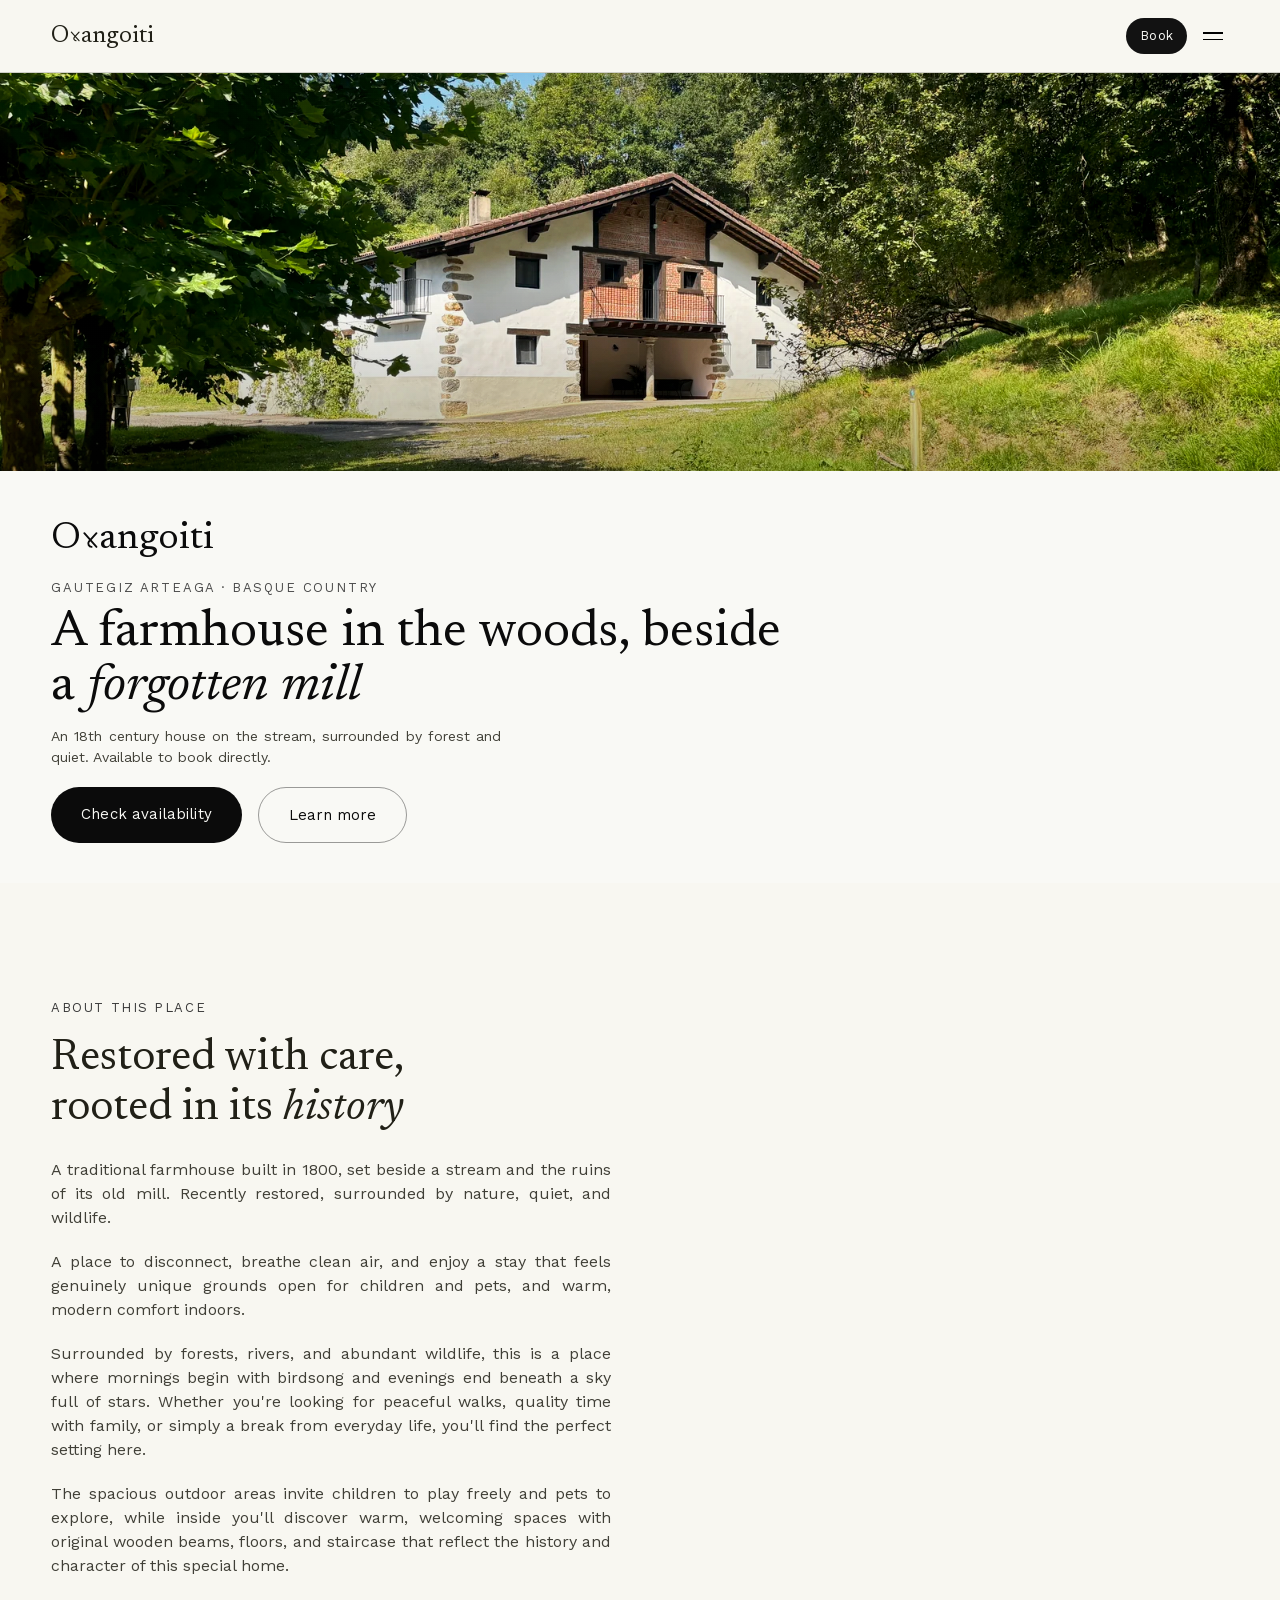
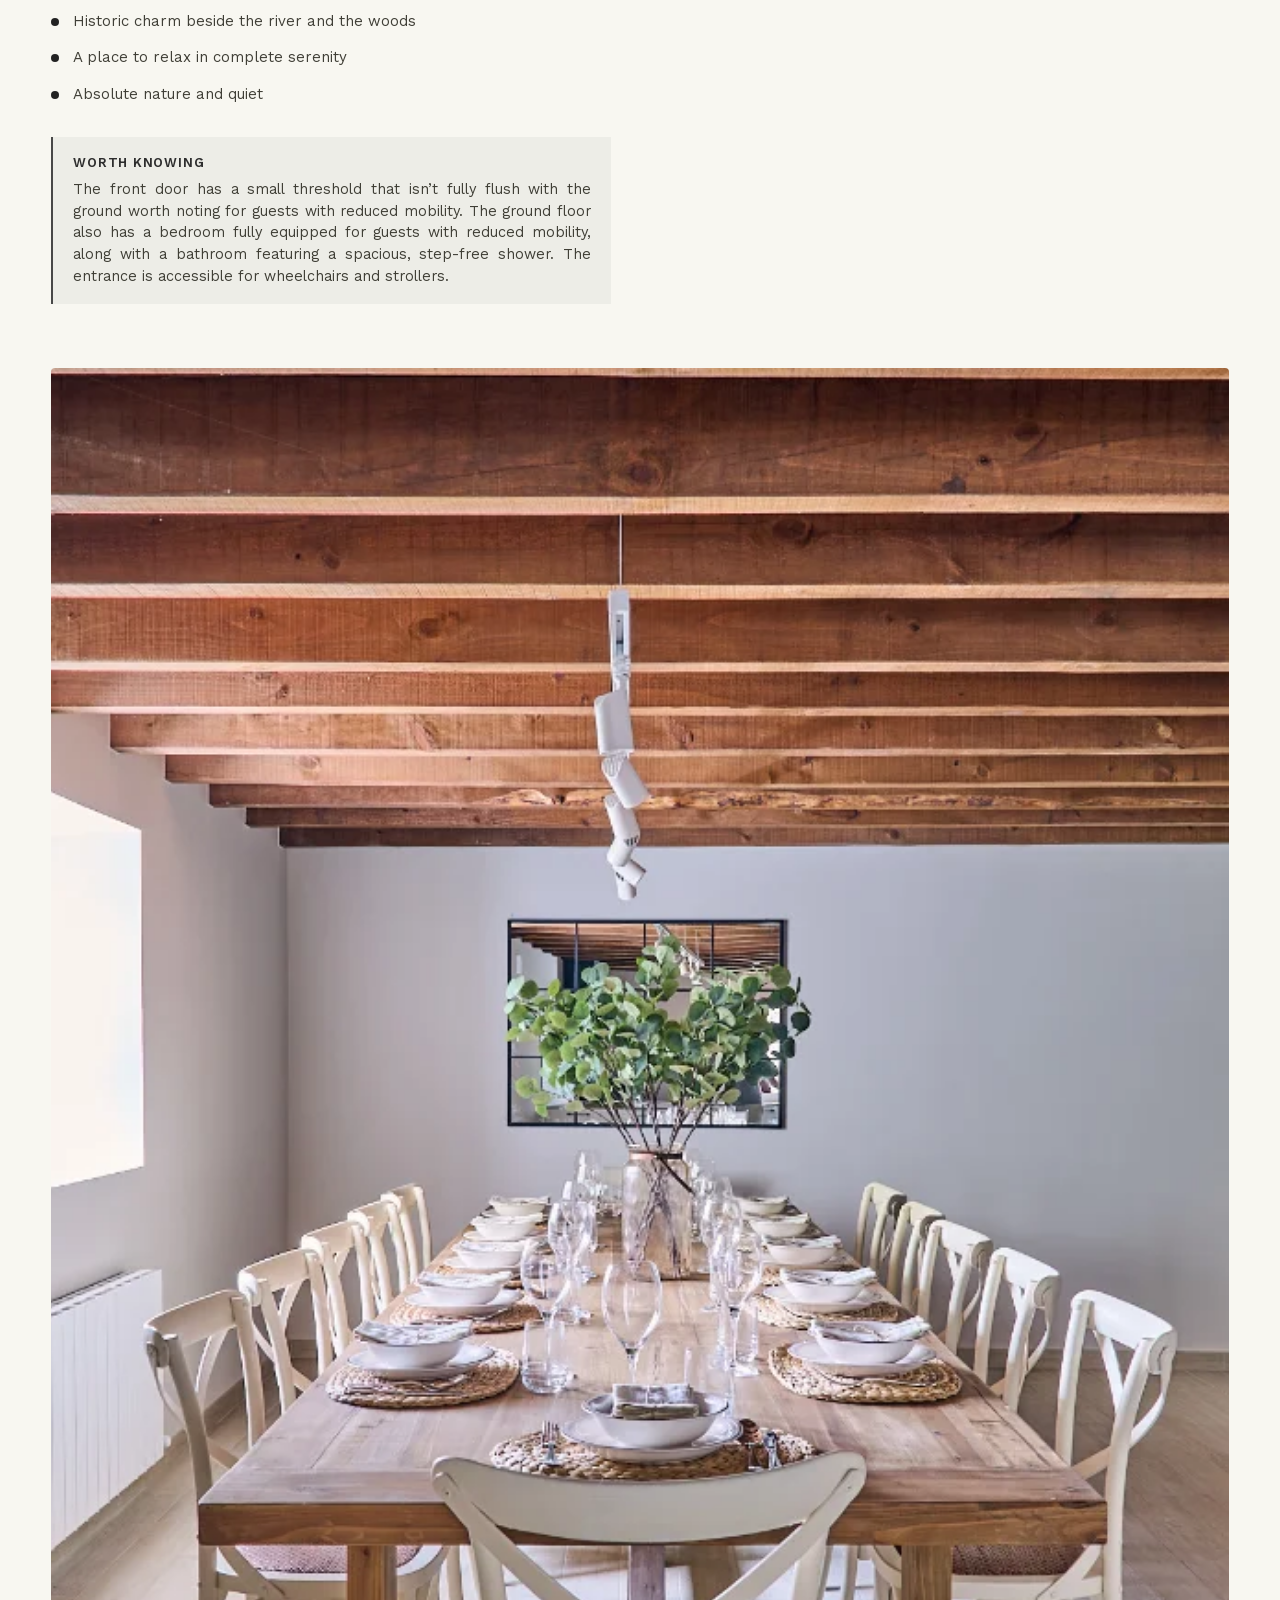
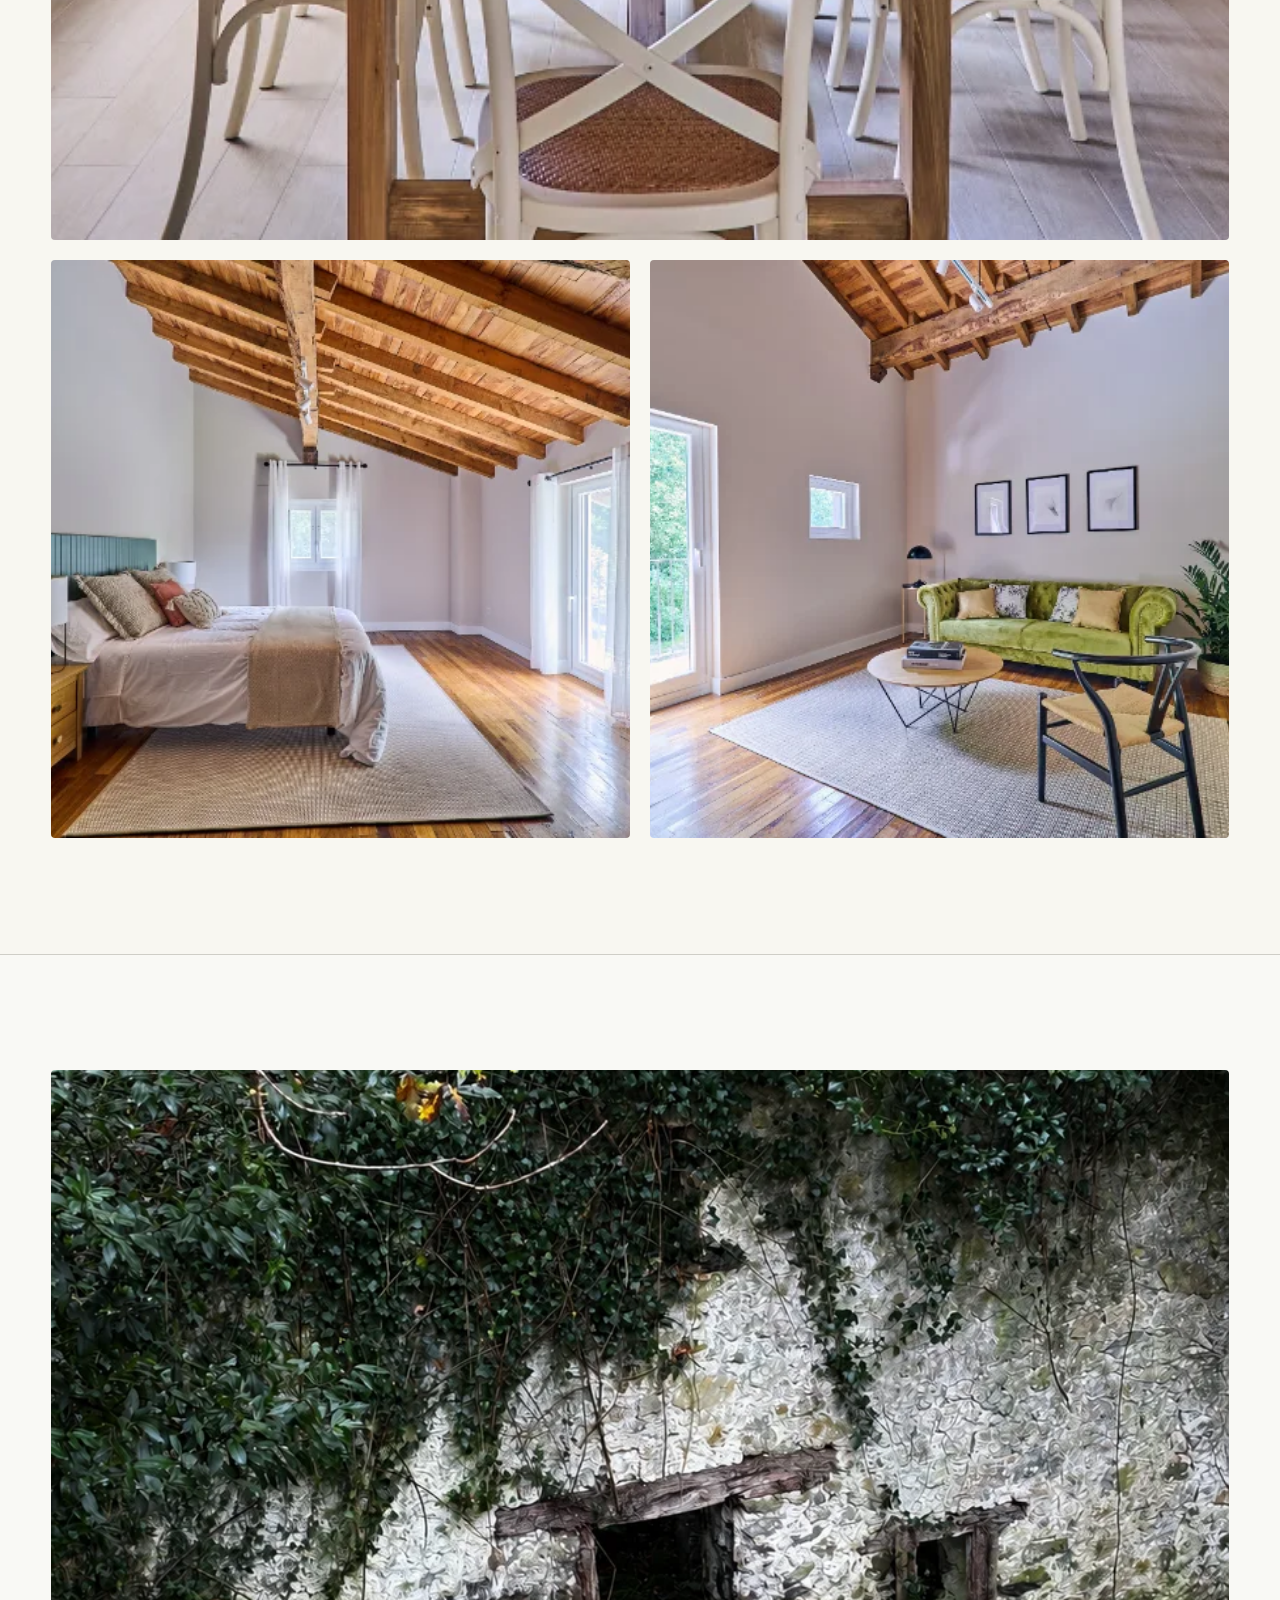
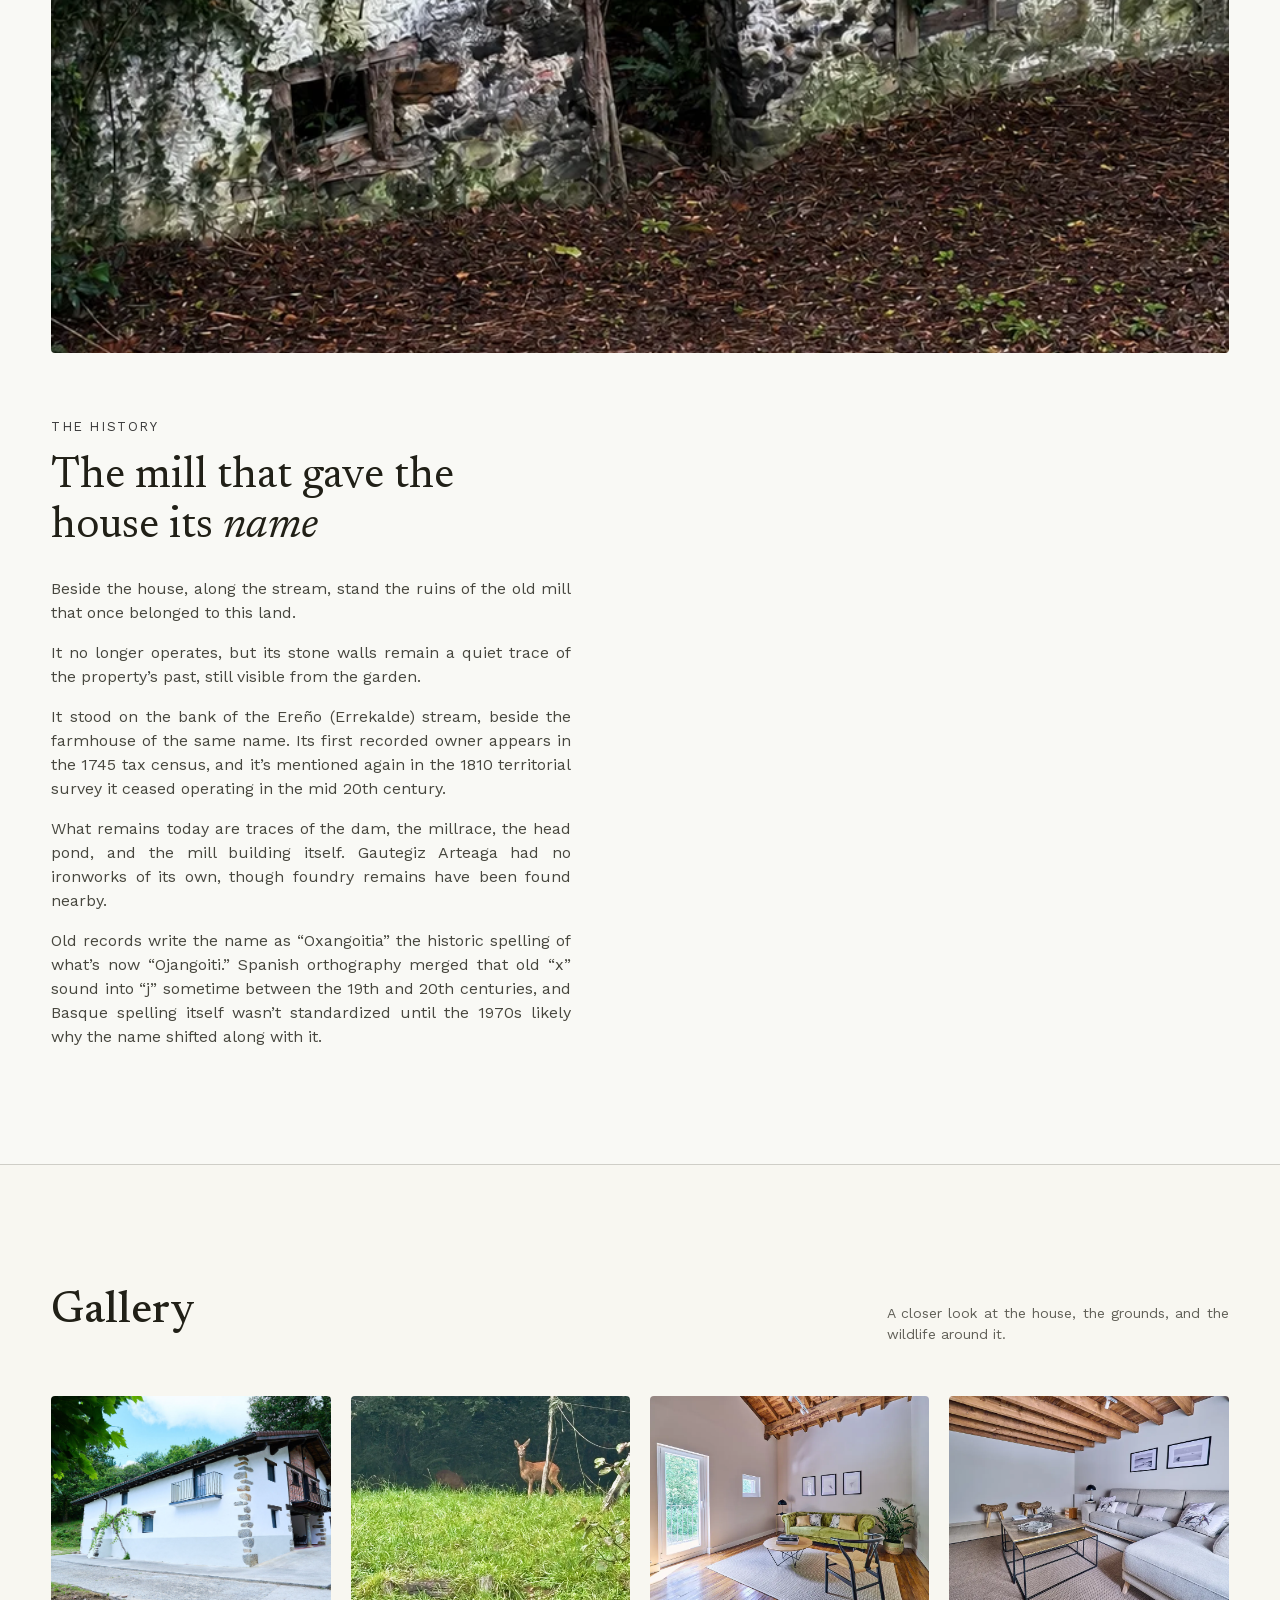
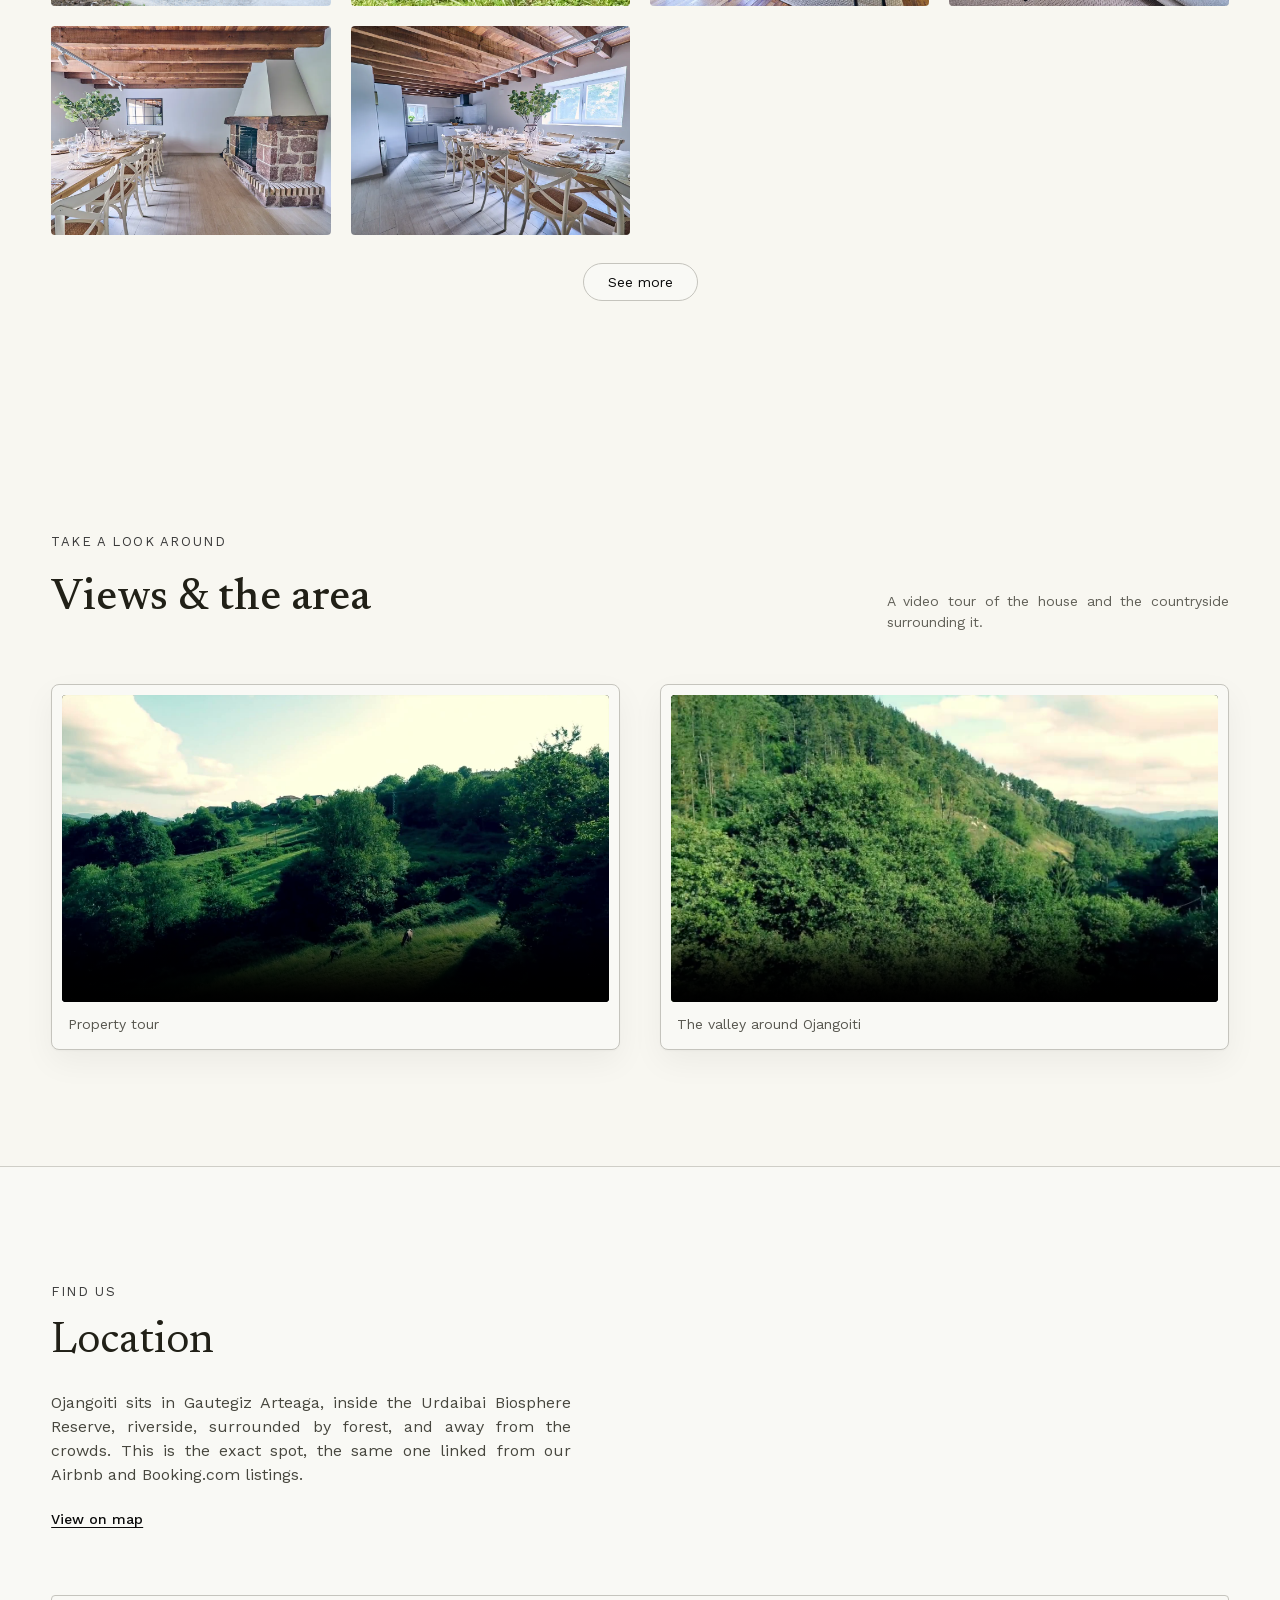
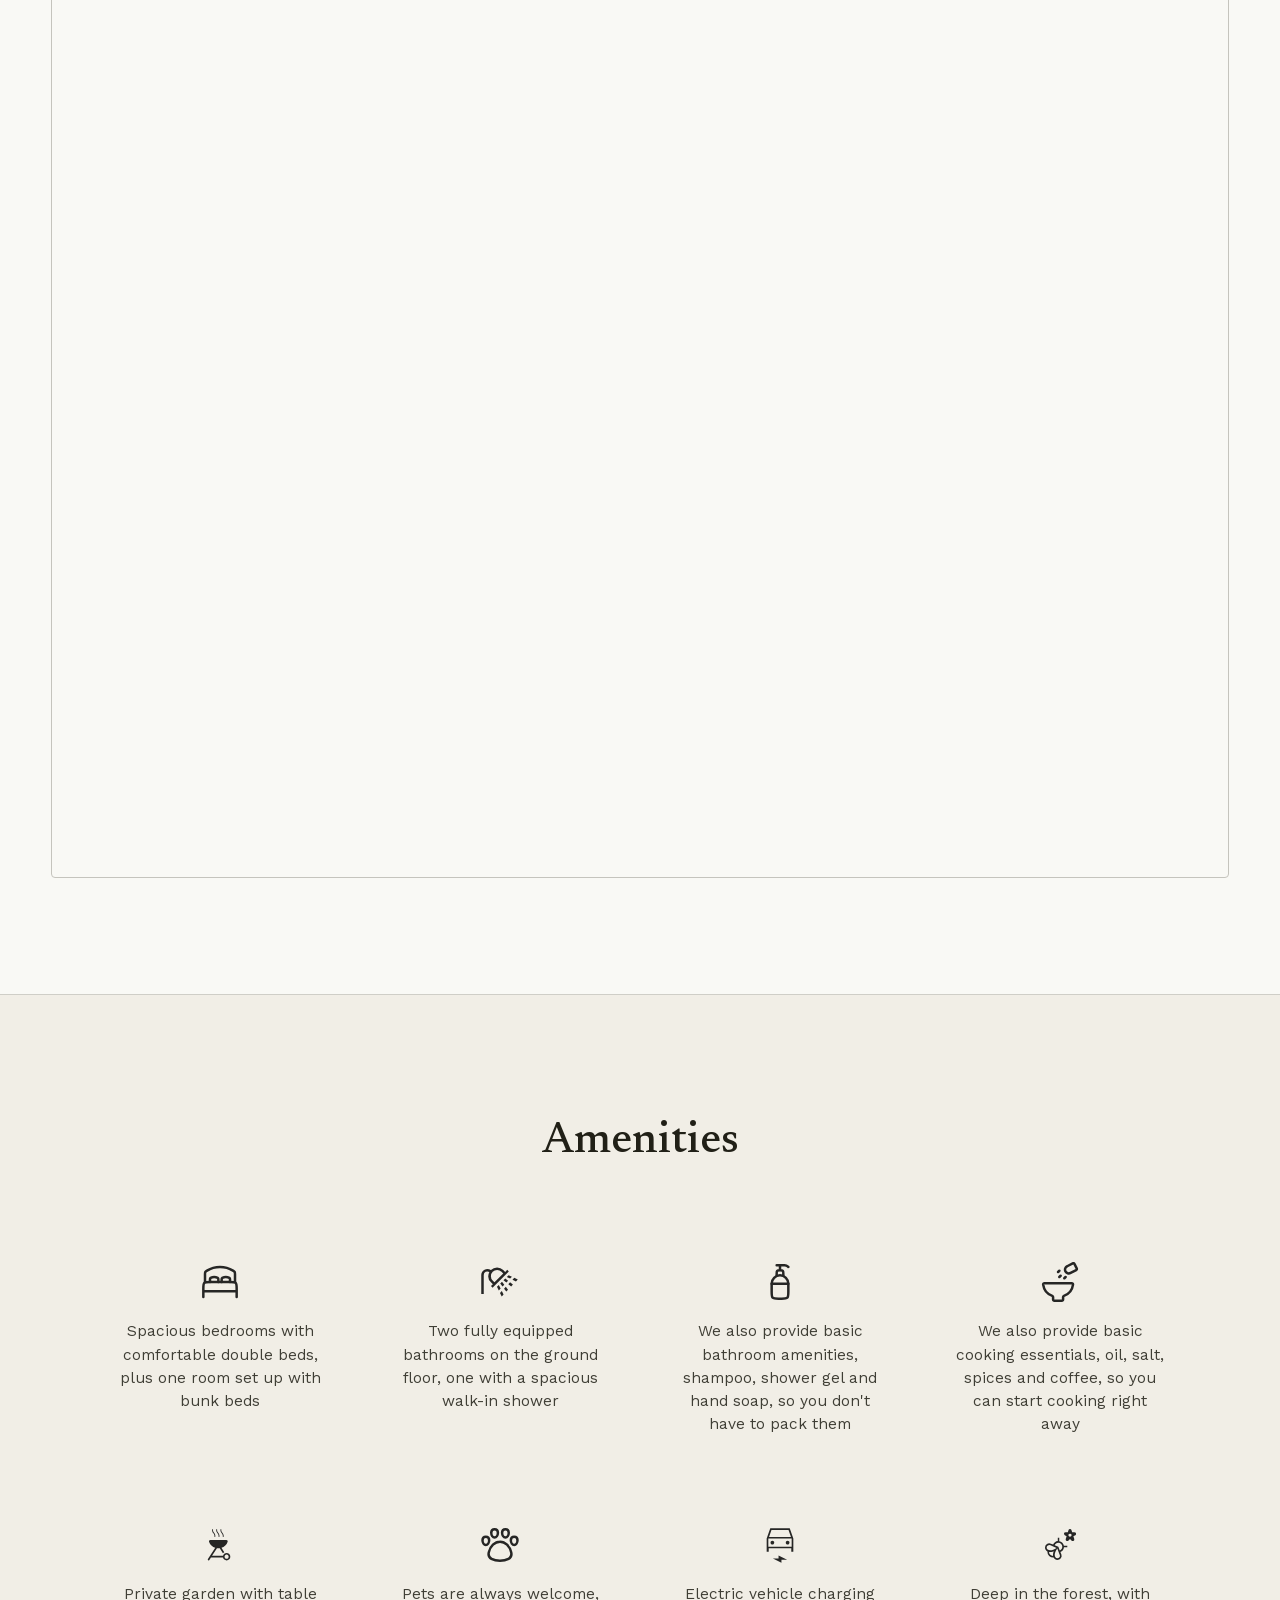
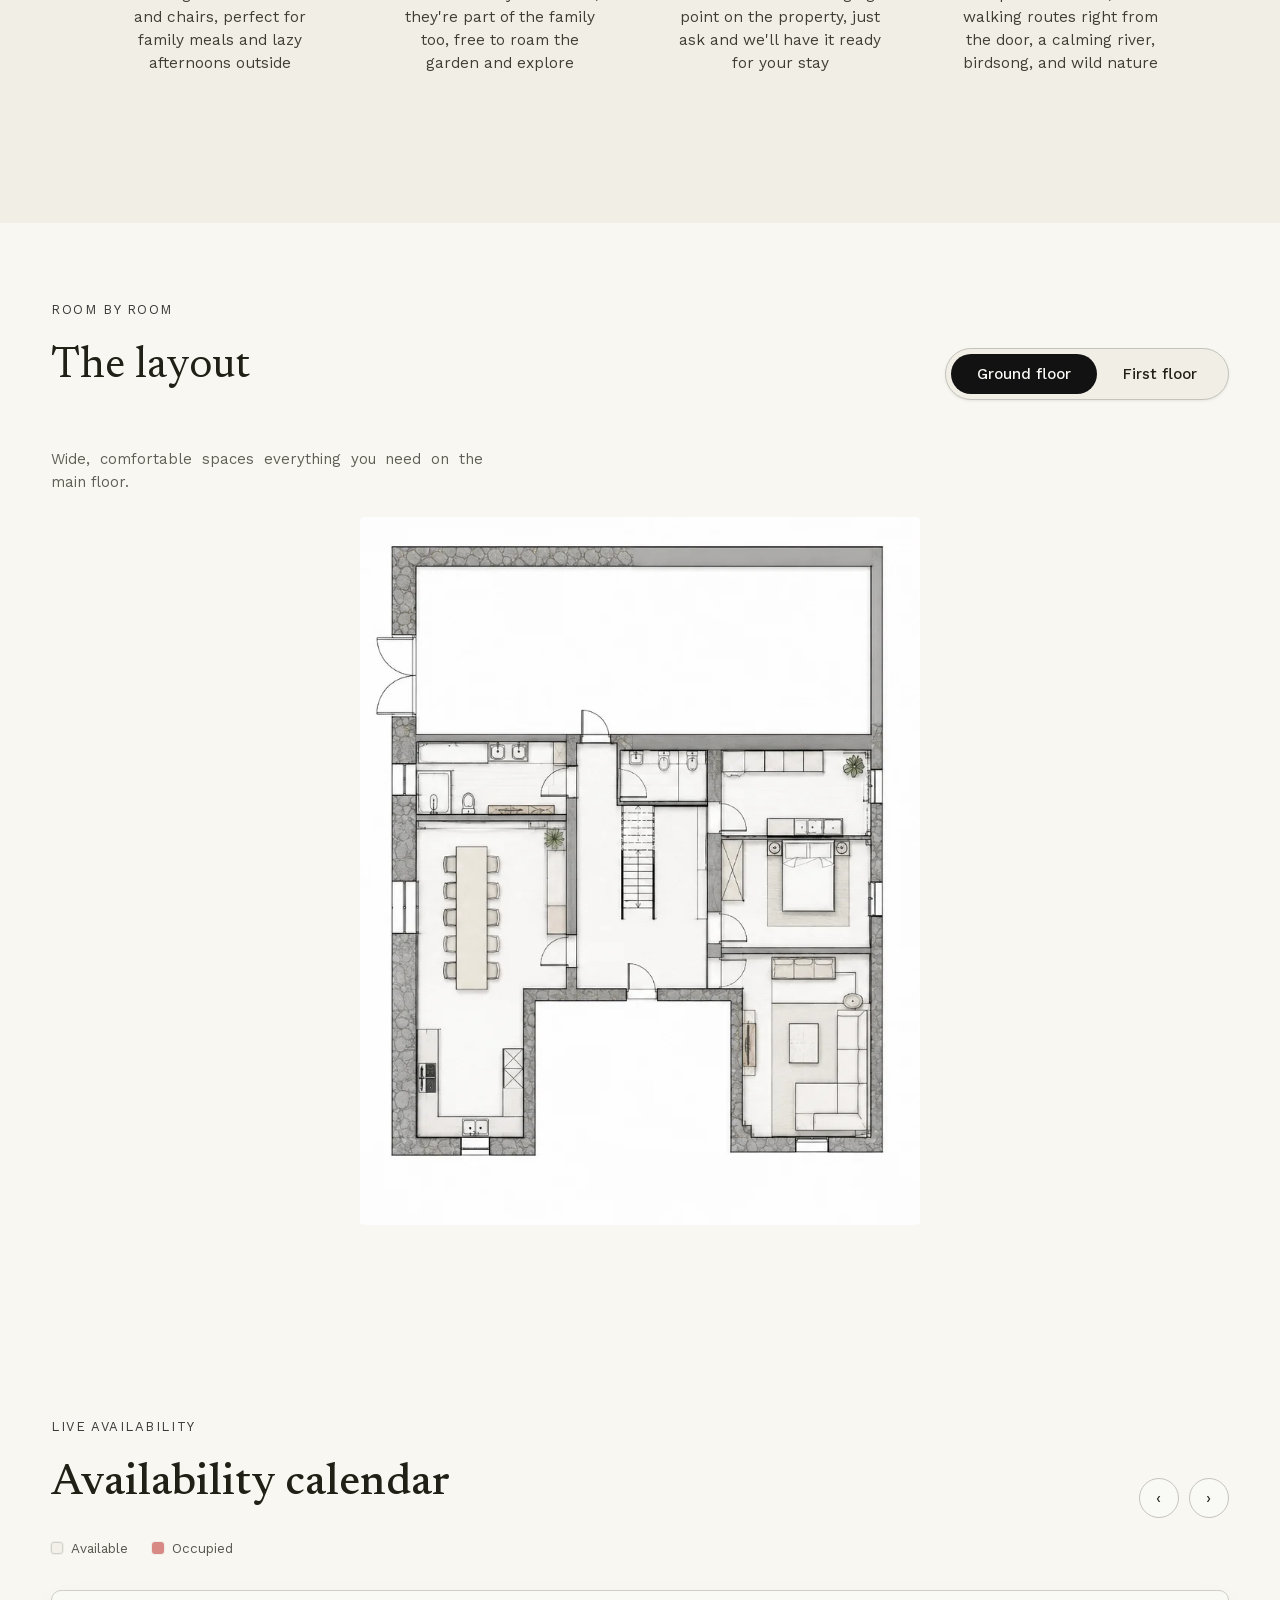
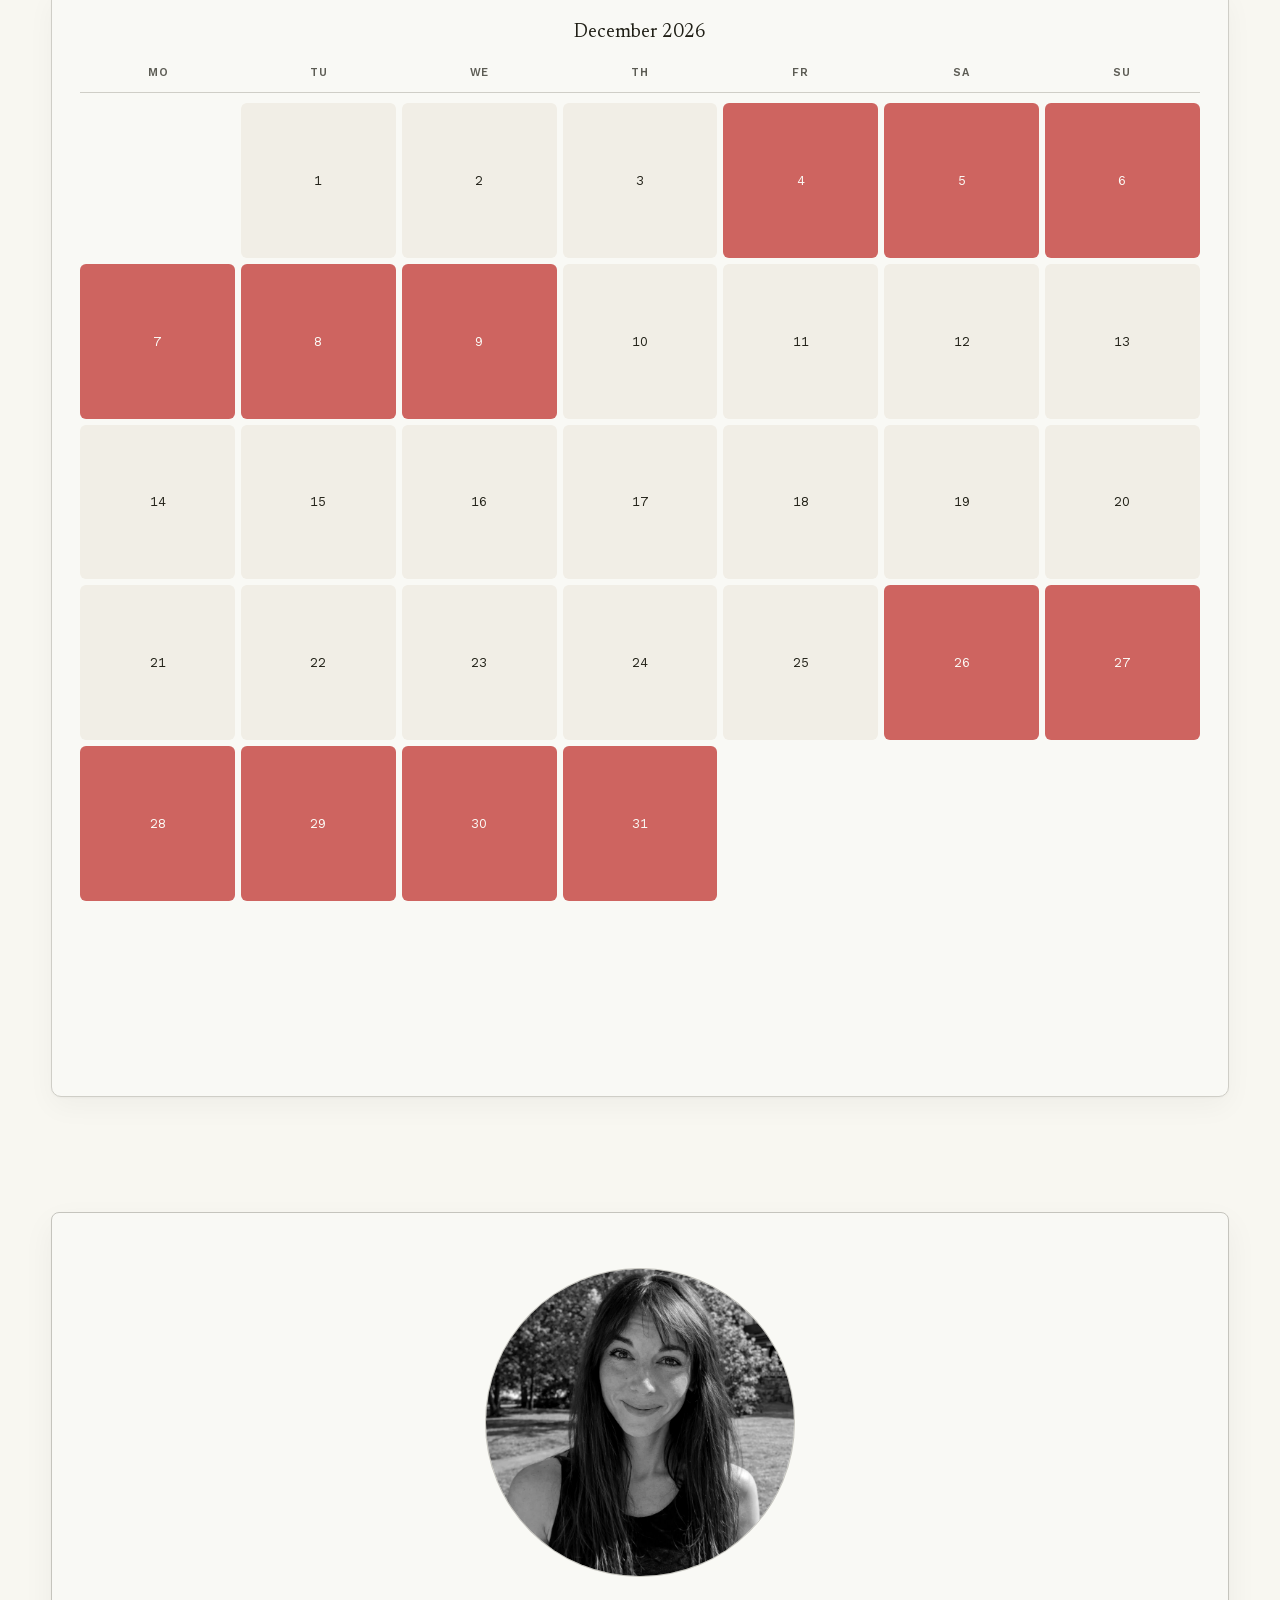
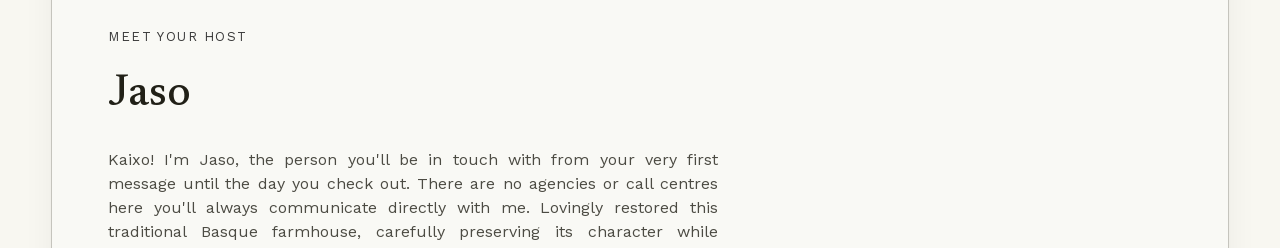
<file: index.html>
<!DOCTYPE html><html lang="en" class="newsreader_dc10d314-module__Gavziq__variable work_sans_6bac58e5-module__9Zm5_a__variable"><head><meta charSet="utf-8"/><meta name="viewport" content="width=device-width, initial-scale=1"/><link rel="preload" href="/_next/static/media/5f402bd2d8eef81a-s.p.40bho2kviej2o.woff2" as="font" crossorigin="" type="font/woff2"/><link rel="preload" href="/_next/static/media/7ddd198311ba7843-s.p.3kq6k02b2ysv1.woff2" as="font" crossorigin="" type="font/woff2"/><link rel="preload" href="/_next/static/media/9433d1a810498265-s.p.1hij5ex6k3v9q.woff2" as="font" crossorigin="" type="font/woff2"/><link rel="preload" as="image" imageSrcSet="/images/hero-nature-800.webp 800w, /images/hero-nature-1200.webp 1200w, /images/hero-nature-1600.webp 1600w, /images/hero-nature-2400.webp 2400w, /images/hero-nature-3200.webp 3200w" imageSizes="100vw" fetchPriority="high"/><link rel="stylesheet" href="/_next/static/chunks/1pu5i5a686jve.css" data-precedence="next"/><link rel="stylesheet" href="/_next/static/chunks/1nb4k0slgiqa9.css" data-precedence="next"/><link rel="preload" as="script" fetchPriority="low" href="/_next/static/chunks/3ll07n217cgxf.js"/><script src="/_next/static/chunks/33g7_zjejejur.js" async=""></script><script src="/_next/static/chunks/1upe53-127sm4.js" async=""></script><script src="/_next/static/chunks/turbopack-23zfcqqn2vu_1.js" async=""></script><script src="/_next/static/chunks/1d4h-sglyo8ft.js" async=""></script><script src="/_next/static/chunks/14mumt5_n0xhi.js" async=""></script><script src="/_next/static/chunks/0fbiqx5lcm0r5.js" async=""></script><meta name="next-size-adjust" content=""/><title>Ojangoiti — Gautegiz Arteaga, Basque Country</title><meta name="description" content="A restored 18th-century farmhouse beside an old mill in Gautegiz Arteaga, Urdaibai Nature Reserve. Book directly."/><link rel="icon" href="/favicon.ico?favicon.3en4qoltjmbea.ico" sizes="48x48" type="image/x-icon"/><link rel="icon" href="/favicon.ico" sizes="48x48"/><link rel="icon" href="/icon-48.png" sizes="48x48" type="image/png"/><link rel="icon" href="/icon-192.png" sizes="192x192" type="image/png"/><link rel="icon" href="/icon.svg" type="image/svg+xml"/><link rel="apple-touch-icon" href="/apple-icon.png" sizes="180x180" type="image/png"/><script src="/_next/static/chunks/0cz1d0mv5g_q7.js" noModule=""></script></head><body><div hidden=""><!--$--><!--/$--></div><script type="application/ld+json">{"@context":"https://schema.org","@type":"LodgingBusiness","name":"Ojangoiti","alternateName":"Ojangoiti - Refugio junto al río - Urdaibai","description":"A restored 18th-century farmhouse beside an old mill in Gautegiz Arteaga, Urdaibai Nature Reserve. Book directly.","url":"https://ojangoiti.com/","image":"https://ojangoiti.com/images/exterior-side.jpg","logo":"https://ojangoiti.com/icon-512.png","address":{"@type":"PostalAddress","streetAddress":"Errekalde 12","addressLocality":"Gautegiz Arteaga","postalCode":"48314","addressRegion":"Bizkaia","addressCountry":"ES"},"geo":{"@type":"GeoCoordinates","latitude":43.3570278,"longitude":-2.6470408},"hasMap":"https://www.google.com/maps/place/Ojangoiti:+Alojamiento+Vacacional/@43.3555118,-2.6475067,589m/data=!3m1!1e3!4m15!1m8!3m7!1s0xd4e3b0dca7108c1:0xe31cb6a54826bedd!2sGautegiz+Arteaga,+Vizcaya!3b1!8m2!3d43.3709216!4d-2.6636066!16zL20vMDg4eHN2!3m5!1s0xd4e3b61c73c2f6f:0xcf478365024c18bd!8m2!3d43.3570278!4d-2.6470408!16s%2Fg%2F11whyq6kkj","petsAllowed":true,"maximumAttendeeCapacity":8,"numberOfRooms":5,"amenityFeature":[{"@type":"LocationFeatureSpecification","name":"Garden","value":true},{"@type":"LocationFeatureSpecification","name":"Riverside location","value":true},{"@type":"LocationFeatureSpecification","name":"EV charging","value":true},{"@type":"LocationFeatureSpecification","name":"Pets allowed","value":true}]}</script><header class="Header-module__hBw1pG__header"><div class="Header-module__hBw1pG__bar"><span style="font-family:var(--font-heading);font-size:32px;display:inline-flex;align-items:center">O<svg viewBox="0 0 60 60" style="width:0.6em;height:0.95em;margin:0 -0.06em;flex-shrink:0" aria-hidden="true"><line x1="14" y1="12" x2="46" y2="48" stroke="currentColor" stroke-width="5" stroke-linecap="round"></line><path d="M46 12 L26 34 A9 9 0 0 0 33 48" fill="none" stroke="currentColor" stroke-width="5" stroke-linecap="round"></path></svg>angoiti</span><nav class="Header-module__hBw1pG__nav"><a href="#about" class="Header-module__hBw1pG__navLink">About</a><a href="#mill" class="Header-module__hBw1pG__navLink">The Mill</a><a href="#gallery" class="Header-module__hBw1pG__navLink">Gallery</a><a href="#layout" class="Header-module__hBw1pG__navLink">Layout</a><a href="#availability" class="Header-module__hBw1pG__navLink">Availability</a><a href="#contact" class="Header-module__hBw1pG__navLink">Contact</a><a href="#reviews" class="Header-module__hBw1pG__navLink">Reviews</a></nav><div class="Header-module__hBw1pG__actions"><div class="Header-module__hBw1pG__langSwitcher" role="group" aria-label="Language"><button class="Header-module__hBw1pG__langButton" aria-pressed="true" data-active="true">EN</button><button class="Header-module__hBw1pG__langButton" aria-pressed="false" data-active="false">ES</button><button class="Header-module__hBw1pG__langButton" aria-pressed="false" data-active="false">EU</button></div><a href="#availability" class="Header-module__hBw1pG__cta">Check availability</a></div></div></header><main><section class="Hero-module__ZARIfG__hero"><div class="Hero-module__ZARIfG__photoWrap"><div style="position:absolute;overflow:hidden;border-radius:0;inset:0;width:100%;height:100%"><img src="/images/hero-nature-800.webp" srcSet="/images/hero-nature-800.webp 800w, /images/hero-nature-1200.webp 1200w, /images/hero-nature-1600.webp 1600w, /images/hero-nature-2400.webp 2400w, /images/hero-nature-3200.webp 3200w" sizes="100vw" alt="The house among the trees, river-side" decoding="async" fetchPriority="high" class="Hero-module__ZARIfG__heroImage" style="object-fit:cover;position:absolute;inset:0;width:100%;height:100%"/></div><div class="Hero-module__ZARIfG__grain" aria-hidden="true"></div><div class="Hero-module__ZARIfG__scrim"></div></div><div class="Hero-module__ZARIfG__panel"><div class="Hero-module__ZARIfG__inner"><div class="Hero-module__ZARIfG__logoRow"><span style="font-family:var(--font-heading);font-size:clamp(26px,3vw,38px);color:oklch(0.15 0 0);display:inline-flex;align-items:center">O<svg viewBox="0 0 60 60" style="width:0.6em;height:0.95em;margin:0 -0.06em;flex-shrink:0" aria-hidden="true"><line x1="14" y1="12" x2="46" y2="48" stroke="currentColor" stroke-width="5" stroke-linecap="round"></line><path d="M46 12 L26 34 A9 9 0 0 0 33 48" fill="none" stroke="currentColor" stroke-width="5" stroke-linecap="round"></path></svg>angoiti</span></div><div class="Hero-module__ZARIfG__kicker">Gautegiz Arteaga · Basque Country</div><h1 class="Hero-module__ZARIfG__headline">A farmhouse in the woods, beside a<!-- --> <em>forgotten mill</em></h1><p class="Hero-module__ZARIfG__subtitle">An 18th century house on the stream, surrounded by forest and quiet. Available to book directly.</p><div class="Hero-module__ZARIfG__ctas"><a href="#availability" class="Hero-module__ZARIfG__ctaPrimary">Check availability</a><a href="#about" class="Hero-module__ZARIfG__ctaSecondary">Learn more</a></div></div></div></section><section id="about" class="About-module__vAULUW__section" style="grid-template-columns:minmax(0,1.1fr) minmax(0,0.9fr)"><div><div class="About-module__vAULUW__kicker">About this place</div><h2 class="About-module__vAULUW__heading">Restored with care, rooted in its<!-- --> <em>history</em></h2><p class="About-module__vAULUW__body">A traditional farmhouse built in 1800, set beside a stream and the ruins of its old mill. Recently restored, surrounded by nature, quiet, and wildlife.</p><p class="About-module__vAULUW__body">A place to disconnect, breathe clean air, and enjoy a stay that feels genuinely unique grounds open for children and pets, and warm, modern comfort indoors.</p><p class="About-module__vAULUW__body">Surrounded by forests, rivers, and abundant wildlife, this is a place where mornings begin with birdsong and evenings end beneath a sky full of stars. Whether you&#x27;re looking for peaceful walks, quality time with family, or simply a break from everyday life, you&#x27;ll find the perfect setting here.</p><p class="About-module__vAULUW__bodyLast">The spacious outdoor areas invite children to play freely and pets to explore, while inside you&#x27;ll discover warm, welcoming spaces with original wooden beams, floors, and staircase that reflect the history and character of this special home.</p><div class="About-module__vAULUW__highlights"><div class="About-module__vAULUW__highlight"><div class="About-module__vAULUW__dot"></div><div class="About-module__vAULUW__highlightText">Historic charm beside the river and the woods</div></div><div class="About-module__vAULUW__highlight"><div class="About-module__vAULUW__dot"></div><div class="About-module__vAULUW__highlightText">A place to relax in complete serenity</div></div><div class="About-module__vAULUW__highlight"><div class="About-module__vAULUW__dot"></div><div class="About-module__vAULUW__highlightText">Absolute nature and quiet</div></div></div><div class="About-module__vAULUW__callout"><div class="About-module__vAULUW__calloutLabel">Worth knowing</div><div class="About-module__vAULUW__calloutNote">The front door has a small threshold that isn’t fully flush with the ground worth noting for guests with reduced mobility. The ground floor also has a bedroom fully equipped for guests with reduced mobility, along with a bathroom featuring a spacious, step-free shower. The entrance is accessible for wheelchairs and strollers.</div></div></div><div class="About-module__vAULUW__photos"><div style="position:relative;overflow:hidden;border-radius:4px;width:100%;flex:1.5 1 0%;min-height:0"><img alt="Interior, ground-floor bedroom" loading="lazy" decoding="async" data-nimg="fill" style="position:absolute;height:100%;width:100%;left:0;top:0;right:0;bottom:0;object-fit:cover;color:transparent" src="/images/about-1.webp"/></div><div class="About-module__vAULUW__photoGrid"><div style="position:relative;overflow:hidden;border-radius:4px;width:100%;height:100%"><img alt="Bathroom, walk-in shower" loading="lazy" decoding="async" data-nimg="fill" style="position:absolute;height:100%;width:100%;left:0;top:0;right:0;bottom:0;object-fit:cover;color:transparent" src="/images/about-2.webp"/></div><div style="position:relative;overflow:hidden;border-radius:4px;width:100%;height:100%"><img alt="Garden &amp; grounds" loading="lazy" decoding="async" data-nimg="fill" style="position:absolute;height:100%;width:100%;left:0;top:0;right:0;bottom:0;object-fit:cover;color:transparent" src="/images/about-3.webp"/></div></div></div></section><section id="mill" class="Mill-module__x4HdKG__section"><div class="Mill-module__x4HdKG__inner" style="grid-template-columns:1fr 1fr"><div style="position:relative;overflow:hidden;border-radius:4px;width:100%;aspect-ratio:4/3;order:2"><img alt="Ruins of the old mill by the stream" loading="lazy" decoding="async" data-nimg="fill" style="position:absolute;height:100%;width:100%;left:0;top:0;right:0;bottom:0;object-fit:cover;color:transparent" src="/images/mill.webp"/></div><div><div class="Mill-module__x4HdKG__kicker">The history</div><h2 class="Mill-module__x4HdKG__heading">The mill that gave the house its<!-- --> <em>name</em></h2><p class="Mill-module__x4HdKG__body">Beside the house, along the stream, stand the ruins of the old mill that once belonged to this land.</p><p class="Mill-module__x4HdKG__body">It no longer operates, but its stone walls remain a quiet trace of the property’s past, still visible from the garden.</p><p class="Mill-module__x4HdKG__body">It stood on the bank of the Ereño (Errekalde) stream, beside the farmhouse of the same name. Its first recorded owner appears in the 1745 tax census, and it’s mentioned again in the 1810 territorial survey it ceased operating in the mid 20th century.</p><p class="Mill-module__x4HdKG__body">What remains today are traces of the dam, the millrace, the head pond, and the mill building itself. Gautegiz Arteaga had no ironworks of its own, though foundry remains have been found nearby.</p><p class="Mill-module__x4HdKG__bodyLast">Old records write the name as “Oxangoitia” the historic spelling of what’s now “Ojangoiti.” Spanish orthography merged that old “x” sound into “j” sometime between the 19th and 20th centuries, and Basque spelling itself wasn’t standardized until the 1970s likely why the name shifted along with it.</p></div></div></section><section id="gallery" class="Gallery-module__3QxX8q__section"><div class="Gallery-module__3QxX8q__header"><h2 class="Gallery-module__3QxX8q__heading">Gallery</h2><div class="Gallery-module__3QxX8q__subtitle">A closer look at the house, the grounds, and the wildlife around it.</div></div><div class="Gallery-module__3QxX8q__grid"><div style="position:relative;overflow:hidden;border-radius:4px;width:100%;aspect-ratio:4/3"><img alt="Photo: exterior, house among trees" loading="lazy" decoding="async" data-nimg="fill" style="position:absolute;height:100%;width:100%;left:0;top:0;right:0;bottom:0;object-fit:cover;color:transparent" src="/images/exterior-side.jpg"/></div><div style="position:relative;overflow:hidden;border-radius:4px;width:100%;aspect-ratio:4/3"><img alt="Photo: roe deer in the meadow" loading="lazy" decoding="async" data-nimg="fill" style="position:absolute;height:100%;width:100%;left:0;top:0;right:0;bottom:0;object-fit:cover;color:transparent" src="/images/wildlife-deer.webp"/></div><div style="position:relative;overflow:hidden;border-radius:4px;width:100%;aspect-ratio:4/3"><img alt="Photo: living room, green chesterfield" loading="lazy" decoding="async" data-nimg="fill" style="position:absolute;height:100%;width:100%;left:0;top:0;right:0;bottom:0;object-fit:cover;color:transparent" src="/images/living-room-chesterfield.webp"/></div><div style="position:relative;overflow:hidden;border-radius:4px;width:100%;aspect-ratio:4/3"><img alt="Photo: living room, sectional sofa" loading="lazy" decoding="async" data-nimg="fill" style="position:absolute;height:100%;width:100%;left:0;top:0;right:0;bottom:0;object-fit:cover;color:transparent" src="/images/living-room-sectional.webp"/></div><div style="position:relative;overflow:hidden;border-radius:4px;width:100%;aspect-ratio:4/3"><img alt="Photo: dining room &amp; stone fireplace" loading="lazy" decoding="async" data-nimg="fill" style="position:absolute;height:100%;width:100%;left:0;top:0;right:0;bottom:0;object-fit:cover;color:transparent" src="/images/dining-fireplace.webp"/></div><div style="position:relative;overflow:hidden;border-radius:4px;width:100%;aspect-ratio:4/3"><img alt="Photo: open dining &amp; kitchen, exposed beams" loading="lazy" decoding="async" data-nimg="fill" style="position:absolute;height:100%;width:100%;left:0;top:0;right:0;bottom:0;object-fit:cover;color:transparent" src="/images/kitchen-dining-open.webp"/></div><div style="position:relative;overflow:hidden;border-radius:4px;width:100%;aspect-ratio:4/3"><img alt="Photo: kitchen" loading="lazy" decoding="async" data-nimg="fill" style="position:absolute;height:100%;width:100%;left:0;top:0;right:0;bottom:0;object-fit:cover;color:transparent" src="/images/kitchen.webp"/></div><div style="position:relative;overflow:hidden;border-radius:4px;width:100%;aspect-ratio:4/3"><img alt="Photo: kitchen appliances" loading="lazy" decoding="async" data-nimg="fill" style="position:absolute;height:100%;width:100%;left:0;top:0;right:0;bottom:0;object-fit:cover;color:transparent" src="/images/kitchen-appliances.webp"/></div><div style="position:relative;overflow:hidden;border-radius:4px;width:100%;aspect-ratio:4/3"><img alt="Photo: laundry &amp; utility room" loading="lazy" decoding="async" data-nimg="fill" style="position:absolute;height:100%;width:100%;left:0;top:0;right:0;bottom:0;object-fit:cover;color:transparent" src="/images/laundry-utility.webp"/></div><div style="position:relative;overflow:hidden;border-radius:4px;width:100%;aspect-ratio:4/3"><img alt="Photo: staircase &amp; landing" loading="lazy" decoding="async" data-nimg="fill" style="position:absolute;height:100%;width:100%;left:0;top:0;right:0;bottom:0;object-fit:cover;color:transparent" src="/images/staircase-landing.webp"/></div><div style="position:relative;overflow:hidden;border-radius:4px;width:100%;aspect-ratio:4/3"><img alt="Photo: study, bookshelf &amp; desk" loading="lazy" decoding="async" data-nimg="fill" style="position:absolute;height:100%;width:100%;left:0;top:0;right:0;bottom:0;object-fit:cover;color:transparent" src="/images/office-desk.webp"/></div><div style="position:relative;overflow:hidden;border-radius:4px;width:100%;aspect-ratio:4/3"><img alt="Photo: study desk, detail" loading="lazy" decoding="async" data-nimg="fill" style="position:absolute;height:100%;width:100%;left:0;top:0;right:0;bottom:0;object-fit:cover;color:transparent" src="/images/office-desk-detail.webp"/></div><div style="position:relative;overflow:hidden;border-radius:4px;width:100%;aspect-ratio:4/3"><img alt="Photo: bedroom" loading="lazy" decoding="async" data-nimg="fill" style="position:absolute;height:100%;width:100%;left:0;top:0;right:0;bottom:0;object-fit:cover;color:transparent" src="/images/bedroom-teal.webp"/></div><div style="position:relative;overflow:hidden;border-radius:4px;width:100%;aspect-ratio:4/3"><img alt="Photo: bedroom, vaulted wood ceiling" loading="lazy" decoding="async" data-nimg="fill" style="position:absolute;height:100%;width:100%;left:0;top:0;right:0;bottom:0;object-fit:cover;color:transparent" src="/images/bedroom-vaulted.webp"/></div><div style="position:relative;overflow:hidden;border-radius:4px;width:100%;aspect-ratio:4/3"><img alt="Photo: bedroom, vaulted ceiling, wide view" loading="lazy" decoding="async" data-nimg="fill" style="position:absolute;height:100%;width:100%;left:0;top:0;right:0;bottom:0;object-fit:cover;color:transparent" src="/images/bedroom-vaulted-wide.webp"/></div><div style="position:relative;overflow:hidden;border-radius:4px;width:100%;aspect-ratio:4/3"><img alt="Photo: twin bedroom" loading="lazy" decoding="async" data-nimg="fill" style="position:absolute;height:100%;width:100%;left:0;top:0;right:0;bottom:0;object-fit:cover;color:transparent" src="/images/bedroom-twin.webp"/></div><div style="position:relative;overflow:hidden;border-radius:4px;width:100%;aspect-ratio:4/3"><img alt="Photo: bunk room" loading="lazy" decoding="async" data-nimg="fill" style="position:absolute;height:100%;width:100%;left:0;top:0;right:0;bottom:0;object-fit:cover;color:transparent" src="/images/bedroom-bunks.webp"/></div><div style="position:relative;overflow:hidden;border-radius:4px;width:100%;aspect-ratio:4/3"><img alt="Photo: bedroom, navy &amp; mustard accents" loading="lazy" decoding="async" data-nimg="fill" style="position:absolute;height:100%;width:100%;left:0;top:0;right:0;bottom:0;object-fit:cover;color:transparent" src="/images/bedroom-navy.webp"/></div><div style="position:relative;overflow:hidden;border-radius:4px;width:100%;aspect-ratio:4/3"><img alt="Photo: bedroom, navy &amp; mustard accents, detail" loading="lazy" decoding="async" data-nimg="fill" style="position:absolute;height:100%;width:100%;left:0;top:0;right:0;bottom:0;object-fit:cover;color:transparent" src="/images/bedroom-navy-detail.webp"/></div><div style="position:relative;overflow:hidden;border-radius:4px;width:100%;aspect-ratio:4/3"><img alt="Photo: bedroom, duck-egg blue headboard" loading="lazy" decoding="async" data-nimg="fill" style="position:absolute;height:100%;width:100%;left:0;top:0;right:0;bottom:0;object-fit:cover;color:transparent" src="/images/bedroom-duckegg.avif"/></div><div style="position:relative;overflow:hidden;border-radius:4px;width:100%;aspect-ratio:4/3"><img alt="Photo: bedroom, duck-egg blue headboard, window view" loading="lazy" decoding="async" data-nimg="fill" style="position:absolute;height:100%;width:100%;left:0;top:0;right:0;bottom:0;object-fit:cover;color:transparent" src="/images/bedroom-duckegg-detail.avif"/></div><div style="position:relative;overflow:hidden;border-radius:4px;width:100%;aspect-ratio:4/3"><img alt="Photo: bathroom" loading="lazy" decoding="async" data-nimg="fill" style="position:absolute;height:100%;width:100%;left:0;top:0;right:0;bottom:0;object-fit:cover;color:transparent" src="/images/bathroom-jungle.webp"/></div><div style="position:relative;overflow:hidden;border-radius:4px;width:100%;aspect-ratio:4/3"><img alt="Photo: en-suite bathroom" loading="lazy" decoding="async" data-nimg="fill" style="position:absolute;height:100%;width:100%;left:0;top:0;right:0;bottom:0;object-fit:cover;color:transparent" src="/images/bathroom-ensuite.webp"/></div><div style="position:relative;overflow:hidden;border-radius:4px;width:100%;aspect-ratio:4/3"><img alt="Photo: covered patio" loading="lazy" decoding="async" data-nimg="fill" style="position:absolute;height:100%;width:100%;left:0;top:0;right:0;bottom:0;object-fit:cover;color:transparent" src="/images/patio.webp"/></div><div style="position:relative;overflow:hidden;border-radius:4px;width:100%;aspect-ratio:4/3"><img alt="Photo: breakfast on the covered patio" loading="lazy" decoding="async" data-nimg="fill" style="position:absolute;height:100%;width:100%;left:0;top:0;right:0;bottom:0;object-fit:cover;color:transparent" src="/images/patio-breakfast.webp"/></div></div></section><section id="views" class="Views-module__mkDw1G__section"><div class="Views-module__mkDw1G__header"><div><div class="Views-module__mkDw1G__kicker">Take a look around</div><h2 class="Views-module__mkDw1G__heading">Views &amp; the area</h2></div><div class="Views-module__mkDw1G__subtitle">A video tour of the house and the countryside surrounding it.</div></div><div class="Views-module__mkDw1G__grid"><div class="Views-module__mkDw1G__videoCard"><video class="Views-module__mkDw1G__video" src="/videos/property-tour.mp4" poster="/images/property-tour-poster.jpg" controls="" playsInline="" preload="none"></video><div class="Views-module__mkDw1G__caption">Property tour</div></div><div class="Views-module__mkDw1G__videoCard"><video class="Views-module__mkDw1G__video" src="/videos/views-area.mp4" poster="/images/views-area-poster.jpg" controls="" playsInline="" preload="none"></video><div class="Views-module__mkDw1G__caption">The valley around Ojangoiti</div></div></div></section><section id="location" class="Location-module__56oNJq__section"><div class="Location-module__56oNJq__inner" style="grid-template-columns:1fr 1fr"><div><div class="Location-module__56oNJq__kicker">Find us</div><h2 class="Location-module__56oNJq__heading">Location</h2><p class="Location-module__56oNJq__body">Ojangoiti sits in Gautegiz Arteaga, inside the Urdaibai Biosphere Reserve, riverside, surrounded by forest, and away from the crowds. This is the exact spot, the same one linked from our Airbnb and Booking.com listings.</p><a href="https://www.google.com/maps/place/Ojangoiti:+Alojamiento+Vacacional/@43.3555118,-2.6475067,589m/data=!3m1!1e3!4m15!1m8!3m7!1s0xd4e3b0dca7108c1:0xe31cb6a54826bedd!2sGautegiz+Arteaga,+Vizcaya!3b1!8m2!3d43.3709216!4d-2.6636066!16zL20vMDg4eHN2!3m5!1s0xd4e3b61c73c2f6f:0xcf478365024c18bd!8m2!3d43.3570278!4d-2.6470408!16s%2Fg%2F11whyq6kkj" target="_blank" rel="noopener noreferrer" class="Location-module__56oNJq__directionsLink">View on map</a></div><div class="Location-module__56oNJq__mapFrame"><iframe src="https://www.google.com/maps?q=43.3570278,-2.6470408&amp;z=16&amp;output=embed" title="Location" loading="lazy" referrerPolicy="no-referrer-when-downgrade"></iframe></div></div></section><section id="amenities" class="Amenities-module__9uPmiW__section"><div class="Amenities-module__9uPmiW__inner"><h2 class="Amenities-module__9uPmiW__heading">Amenities</h2><div class="Amenities-module__9uPmiW__grid"><div class="Amenities-module__9uPmiW__card"><div class="Amenities-module__9uPmiW__iconWrap"><svg width="40" height="40" viewBox="0 0 24 24" fill="none" aria-hidden="true"><g fill="none" stroke="currentColor" stroke-width="1.5" stroke-linecap="round" stroke-linejoin="round"><path stroke-linejoin="round" d="M22 17.5H2M22 21v-5c0-1.886 0-2.828-.586-3.414S19.886 12 18 12H6c-1.886 0-2.828 0-3.414.586S2 14.114 2 16v5"></path><path d="M11 12v-1.787c0-.38-.057-.508-.35-.658C10.04 9.243 9.299 9 8.5 9s-1.54.243-2.15.555c-.293.15-.35.278-.35.658V12m12 0v-1.787c0-.38-.057-.508-.35-.658C17.04 9.243 16.299 9 15.5 9s-1.54.243-2.15.555c-.293.15-.35.278-.35.658V12"></path><path d="M21 12V7.36c0-.691 0-1.037-.192-1.363s-.466-.496-1.014-.834C17.587 3.8 14.9 3 12 3s-5.587.8-7.794 2.163c-.548.338-.822.507-1.014.834S3 6.669 3 7.36V12"></path></g></svg></div><div class="Amenities-module__9uPmiW__cardText">Spacious bedrooms with comfortable double beds, plus one room set up with bunk beds</div></div><div class="Amenities-module__9uPmiW__card"><div class="Amenities-module__9uPmiW__iconWrap"><svg width="40" height="40" viewBox="0 0 512 512" fill="none" aria-hidden="true"><path fill="currentColor" d="m240.801 293.826l-23.851 23.851l23.8 47.6l23.417-24.718zm15.177 101.906l22.299 44.6l23.418-24.719l-22.3-44.599zM438.926 202.62L415.8 227.032l44.423 21.246l23.127-24.412zm-96.323-10.596l42.861 20.499l23.127-24.411l-41.992-20.084zm-34.818 149.022l28.523 38.031l22.325-23.565l-28.523-38.031zm2.848-49.534l-28.936-38.582l-22.857 22.857l29.468 39.29zm-9.89-57.628l36.683 29.347l22.085-23.313l-36.001-28.801zm61.758 49.407l36.721 29.377l22.085-23.313l-36.721-29.376zm-13.814-182.604l-26.24 26.239l-24.718-24.718a111.61 111.61 0 0 0-157.839 0c-.342.341-.673.689-1.009 1.034A77.974 77.974 0 0 0 16 166.988V408h32V166.988a45.975 45.975 0 0 1 72.048-37.868a111.81 111.81 0 0 0 19.842 130.929l24.717 24.717l-23.92 23.921l20 20l208-208ZM185.006 259.911l-22.489-22.489A79.611 79.611 0 0 1 275.1 124.835l22.489 22.49Z"></path></svg></div><div class="Amenities-module__9uPmiW__cardText">Two fully equipped bathrooms on the ground floor, one with a spacious walk-in shower</div></div><div class="Amenities-module__9uPmiW__card"><div class="Amenities-module__9uPmiW__iconWrap"><svg width="40" height="40" viewBox="0 0 24 24" fill="none" aria-hidden="true"><g fill="none" stroke="currentColor" stroke-width="1.5" stroke-linecap="round" stroke-linejoin="round"><path d="M7 13a5 5 0 0 1 10 0v5c0 1.886 0 2.828-.586 3.414S14.886 22 13 22h-2c-1.886 0-2.828 0-3.414-.586S7 19.886 7 18z"></path><path d="M10 8V7c0-.943 0-1.414.293-1.707S11.057 5 12 5s1.414 0 1.707.293S14 6.057 14 7v1m-2-3V2m0 0h-2m2 0h2.745a3 3 0 0 1 2.041.802L17 3M7 13h10"></path></g></svg></div><div class="Amenities-module__9uPmiW__cardText">We also provide basic bathroom amenities, shampoo, shower gel and hand soap, so you don&#x27;t have to pack them</div></div><div class="Amenities-module__9uPmiW__card"><div class="Amenities-module__9uPmiW__iconWrap"><svg width="40" height="40" viewBox="0 0 24 24" fill="none" aria-hidden="true"><path fill="none" stroke="currentColor" stroke-width="1.5" stroke-linecap="round" stroke-linejoin="round" d="M19.81 13.583a.75.75 0 0 0-.746-.833H2.646a.753.753 0 0 0-.746.833a8.37 8.37 0 0 0 5.474 6.767a.75.75 0 0 1 .481.7v1.45a.75.75 0 0 0 .75.75h4.5a.75.75 0 0 0 .75-.75v-1.45a.75.75 0 0 1 .481-.7a8.37 8.37 0 0 0 5.474-6.767m2.212-9.757a.75.75 0 0 1-.325 1.01l-3.335 1.713a2.25 2.25 0 1 1-2.056-4L19.642.833a.75.75 0 0 1 1.009.325zM10.855 6l.75-.75m0 3.75l.75-.75m2.25 1.5l.75-.75"></path></svg></div><div class="Amenities-module__9uPmiW__cardText">We also provide basic cooking essentials, oil, salt, spices and coffee, so you can start cooking right away</div></div><div class="Amenities-module__9uPmiW__card"><div class="Amenities-module__9uPmiW__iconWrap"><svg width="40" height="40" viewBox="0 0 24 24" fill="none" aria-hidden="true"><path fill="currentColor" d="M15.962 16.77q.923 0 1.577.653q.653.654.653 1.577t-.654 1.577t-1.577.654q-.777 0-1.395-.483t-.75-1.248H6.58l-.962 1.512q-.11.177-.32.216t-.387-.07t-.217-.32t.07-.388l4.374-6.742q-1.23-.437-2.291-1.417T5.414 10.03q-.108-.392.134-.71q.243-.32.654-.32h9.615q.412 0 .645.318t.125.71q-.373 1.303-1.416 2.273t-2.29 1.407l1.671 2.65q-.275.154-.44.279t-.371.344l-1.885-3.031q-.162.05-.396.05h-.9q-.216 0-.377-.05L7.227 18.5h6.589q.132-.766.75-1.248q.618-.483 1.395-.483m.877 3.107q.354-.355.354-.876t-.354-.876t-.876-.355t-.876.355t-.355.876t.355.876q.355.355.876.355q.52 0 .876-.355M8.002 4.971q-.463-.582-.629-1.09q-.165-.506-.082-1.144q.019-.11.095-.193t.185-.082q.104 0 .162.082t.058.187q-.045.558.104 1.018t.574.967q.464.588.632 1.095t.08 1.145q-.025.11-.098.192q-.073.083-.183.083q-.104 0-.161-.083q-.058-.082-.058-.186q.044-.558-.105-1.021q-.149-.464-.574-.97m2.487 0q-.464-.577-.632-1.083T9.77 2.737q.02-.11.095-.193q.076-.082.186-.082q.104 0 .162.082t.057.187q-.044.558.105 1.018t.574.967q.464.582.632 1.089t.08 1.157q-.025.11-.098.189t-.183.08q-.104 0-.162-.083q-.057-.082-.057-.186q.044-.558-.103-1.021q-.145-.464-.57-.97m2.519 0q-.464-.577-.632-1.083t-.085-1.151q.018-.11.094-.193t.186-.082q.104 0 .162.082t.058.187q-.045.558.104 1.018t.574.967q.464.582.632 1.089t.08 1.157q-.025.11-.098.189q-.073.08-.183.08q-.104 0-.161-.083q-.058-.082-.058-.186q.044-.558-.102-1.021q-.146-.464-.571-.97"></path></svg></div><div class="Amenities-module__9uPmiW__cardText">Private garden with table and chairs, perfect for family meals and lazy afternoons outside</div></div><div class="Amenities-module__9uPmiW__card"><div class="Amenities-module__9uPmiW__iconWrap"><svg width="40" height="40" viewBox="0 0 48 48" fill="none" aria-hidden="true"><path fill="none" stroke="currentColor" stroke-width="3" stroke-linecap="round" stroke-linejoin="round" d="M24 20c-6.334 0-11.686 5.531-13.414 12.635c-.76 3.124.386 6.44 3.199 7.998C16.015 41.868 19.332 43 24 43s7.986-1.132 10.216-2.367c2.813-1.558 3.958-4.874 3.198-7.998C35.686 25.53 30.334 20 24 20M3 18.444C3 21.206 4.79 24 7 24s4-2.794 4-5.556S9.21 14 7 14s-4 1.683-4 4.444m42 0C45 21.206 43.21 24 41 24s-4-2.794-4-5.556S38.79 14 41 14s4 1.683 4 4.444m-31.5-9c0 2.762 1.79 5.556 4 5.556s4-2.794 4-5.556S19.71 5 17.5 5s-4 1.683-4 4.444m21 0c0 2.762-1.79 5.556-4 5.556s-4-2.794-4-5.556S28.29 5 30.5 5s4 1.683 4 4.444"></path></svg></div><div class="Amenities-module__9uPmiW__cardText">Pets are always welcome, they&#x27;re part of the family too, free to roam the garden and explore</div></div><div class="Amenities-module__9uPmiW__card"><div class="Amenities-module__9uPmiW__iconWrap"><svg width="40" height="40" viewBox="0 0 24 24" fill="none" aria-hidden="true"><path fill="currentColor" d="M5.23 14v2H4V8.154L6.162 2h11.677L20 8.154V16h-1.23v-2zm.186-6.846h13.169L17.112 3H6.889zm-.416 1V13zm2.428 3.538q.466 0 .788-.326q.323-.327.323-.794q0-.466-.327-.788q-.327-.323-.793-.323q-.467 0-.79.327q-.321.327-.321.793q0 .467.326.79q.327.321.793.321m9.155 0q.466 0 .788-.326q.322-.327.322-.794q0-.466-.326-.788q-.327-.323-.793-.323q-.467 0-.79.327q-.321.327-.321.793q0 .467.326.79q.327.321.794.321m-3.716 10.962L7.75 20.077h3.385v-1.73l5.115 2.576h-3.384zM5 13h14V8.154H5z"></path></svg></div><div class="Amenities-module__9uPmiW__cardText">Electric vehicle charging point on the property, just ask and we&#x27;ll have it ready for your stay</div></div><div class="Amenities-module__9uPmiW__card"><div class="Amenities-module__9uPmiW__iconWrap"><svg width="40" height="40" viewBox="0 0 24 24" fill="none" aria-hidden="true"><path fill="currentColor" d="m18 8.462l-1.03.93q-.236.23-.566.23t-.623-.18q-.235-.16-.322-.46q-.086-.3.025-.678l.477-1.558l-1.08-.654q-.285-.167-.4-.467t-.046-.61q.067-.29.336-.46t.629-.17h1.308l.377-1.258q.092-.321.349-.532q.257-.21.566-.21t.566.21t.35.532l.376 1.258H20.6q.34 0 .607.17t.359.46q.117.316.009.626q-.108.309-.367.451l-1.17.654l.478 1.52q.111.359.034.681t-.33.495q-.28.198-.617.189t-.572-.239zm.655-1.692q.268-.268.268-.655q0-.386-.268-.655T18 5.192t-.655.269t-.268.655q0 .386.268.654t.655.27t.655-.269m-5.817 10.976q.46 1.193-.326 2.223T10.346 21q-.671 0-1.255-.387q-.583-.386-.914-1.048q-1.594.07-2.697-1.024q-1.103-1.093-1.046-2.68q-.673-.309-1.053-.96T3 13.435q0-1.295 1.157-2.001t2.405-.195l1.319.534q.327-.91 1.085-1.484q.757-.573 1.707-.623V7.653h.885V9.71q1.079.122 1.842.882t.939 1.926h2.045v.885h-2.011q-.05.93-.638 1.688t-1.496 1.104zm-5.007.831q-.097-.675.006-1.38t.367-1.4q-.633.274-1.353.358t-1.428-.024q.058 1.071.745 1.758t1.663.688M6.134 15.17q.916 0 1.817-.335q.901-.334 1.991-1.088l-3.654-1.558q-.84-.357-1.564.042T4 13.458q0 .746.598 1.228q.598.483 1.537.483M10.346 20q.837 0 1.34-.601t.226-1.287l-1.543-3.939q-.782 1.03-1.16 1.956t-.378 1.786q0 .922.422 1.503q.422.582 1.093.582m1.516-4.742q.673-.289 1.092-.884t.419-1.315q0-.992-.679-1.696t-1.665-.704q-.777 0-1.379.42t-.82 1.098l2.182.938zm-3.658.538"></path></svg></div><div class="Amenities-module__9uPmiW__cardText">Deep in the forest, with walking routes right from the door, a calming river, birdsong, and wild nature</div></div></div></div></section><section id="layout" class="Layout-module__YDn9fa__section"><div class="Layout-module__YDn9fa__header"><div><div class="Layout-module__YDn9fa__kicker">Room by room</div><h2 class="Layout-module__YDn9fa__heading">The layout</h2></div><div class="Layout-module__YDn9fa__toggle"><button class="Layout-module__YDn9fa__toggleButton " style="background:var(--color-ink-soft);color:oklch(0.98 0.005 100)">Ground floor</button><button class="Layout-module__YDn9fa__toggleButton Layout-module__YDn9fa__toggleButtonInactive" style="background:transparent;color:inherit">First floor</button></div></div><div class="Layout-module__YDn9fa__fade"><p class="Layout-module__YDn9fa__caption">Wide, comfortable spaces everything you need on the main floor.</p><div class="Layout-module__YDn9fa__imageWrap"><div style="position:relative;overflow:hidden;border-radius:4px;width:100%;height:100%"><img alt="Floor plan: ground floor" loading="lazy" decoding="async" data-nimg="fill" style="position:absolute;height:100%;width:100%;left:0;top:0;right:0;bottom:0;object-fit:contain;color:transparent" src="/images/floorplan-ground.webp"/></div></div></div></section><section id="availability" class="Availability-module__DuJprG__section"><div class="Availability-module__DuJprG__header"><div><div class="Availability-module__DuJprG__kicker">Live availability</div><h2 class="Availability-module__DuJprG__heading">Availability calendar</h2></div><div class="Availability-module__DuJprG__monthNav"><button class="Availability-module__DuJprG__navButton" aria-label="Previous month">‹</button><button class="Availability-module__DuJprG__navButton" aria-label="Next month">›</button></div></div><div class="Availability-module__DuJprG__legend"><div class="Availability-module__DuJprG__legendItem"><span class="Availability-module__DuJprG__legendSwatch" style="background:oklch(0.95 0.012 90);border:1px solid var(--color-border-strong)"></span>Available</div><div class="Availability-module__DuJprG__legendItem"><span class="Availability-module__DuJprG__legendSwatch" style="background:oklch(0.58 0.16 25 / 0.85)"></span>Occupied</div></div><div class="Availability-module__DuJprG__monthsGrid"><div class="Availability-module__DuJprG__monthCard"><div class="Availability-module__DuJprG__monthLabel">September 2026</div><div class="Availability-module__DuJprG__weekdaysRow"><div class="Availability-module__DuJprG__weekdayLabel">Mo</div><div class="Availability-module__DuJprG__weekdayLabel">Tu</div><div class="Availability-module__DuJprG__weekdayLabel">We</div><div class="Availability-module__DuJprG__weekdayLabel">Th</div><div class="Availability-module__DuJprG__weekdayLabel">Fr</div><div class="Availability-module__DuJprG__weekdayLabel">Sa</div><div class="Availability-module__DuJprG__weekdayLabel">Su</div></div><div class="Availability-module__DuJprG__weekRow"><div aria-hidden="true" class="Availability-module__DuJprG__dayCell Availability-module__DuJprG__dayCellEmpty" style="background:transparent;color:transparent;opacity:1"></div><button type="button" aria-label="2026-09-01" class="Availability-module__DuJprG__dayCell Availability-module__DuJprG__dayCellSelectable" style="background:oklch(0.95 0.012 90);color:oklch(0.24 0.015 100);opacity:1">1</button><button type="button" aria-label="2026-09-02" class="Availability-module__DuJprG__dayCell Availability-module__DuJprG__dayCellSelectable" style="background:oklch(0.95 0.012 90);color:oklch(0.24 0.015 100);opacity:1">2</button><button type="button" disabled="" aria-label="2026-09-03 (unavailable)" class="Availability-module__DuJprG__dayCell" style="background:oklch(0.58 0.16 25 / 0.85);color:oklch(0.99 0.005 100);opacity:1">3</button><button type="button" disabled="" aria-label="2026-09-04 (unavailable)" class="Availability-module__DuJprG__dayCell" style="background:oklch(0.58 0.16 25 / 0.85);color:oklch(0.99 0.005 100);opacity:1">4</button><button type="button" disabled="" aria-label="2026-09-05 (unavailable)" class="Availability-module__DuJprG__dayCell" style="background:oklch(0.58 0.16 25 / 0.85);color:oklch(0.99 0.005 100);opacity:1">5</button><button type="button" disabled="" aria-label="2026-09-06 (unavailable)" class="Availability-module__DuJprG__dayCell" style="background:oklch(0.58 0.16 25 / 0.85);color:oklch(0.99 0.005 100);opacity:1">6</button></div><div class="Availability-module__DuJprG__weekRow"><button type="button" disabled="" aria-label="2026-09-07 (unavailable)" class="Availability-module__DuJprG__dayCell" style="background:oklch(0.58 0.16 25 / 0.85);color:oklch(0.99 0.005 100);opacity:1">7</button><button type="button" disabled="" aria-label="2026-09-08 (unavailable)" class="Availability-module__DuJprG__dayCell" style="background:oklch(0.58 0.16 25 / 0.85);color:oklch(0.99 0.005 100);opacity:1">8</button><button type="button" disabled="" aria-label="2026-09-09 (unavailable)" class="Availability-module__DuJprG__dayCell" style="background:oklch(0.58 0.16 25 / 0.85);color:oklch(0.99 0.005 100);opacity:1">9</button><button type="button" aria-label="2026-09-10" class="Availability-module__DuJprG__dayCell Availability-module__DuJprG__dayCellSelectable" style="background:oklch(0.95 0.012 90);color:oklch(0.24 0.015 100);opacity:1">10</button><button type="button" aria-label="2026-09-11" class="Availability-module__DuJprG__dayCell Availability-module__DuJprG__dayCellSelectable" style="background:oklch(0.95 0.012 90);color:oklch(0.24 0.015 100);opacity:1">11</button><button type="button" aria-label="2026-09-12" class="Availability-module__DuJprG__dayCell Availability-module__DuJprG__dayCellSelectable" style="background:oklch(0.95 0.012 90);color:oklch(0.24 0.015 100);opacity:1">12</button><button type="button" aria-label="2026-09-13" class="Availability-module__DuJprG__dayCell Availability-module__DuJprG__dayCellSelectable" style="background:oklch(0.95 0.012 90);color:oklch(0.24 0.015 100);opacity:1">13</button></div><div class="Availability-module__DuJprG__weekRow"><button type="button" aria-label="2026-09-14" class="Availability-module__DuJprG__dayCell Availability-module__DuJprG__dayCellSelectable" style="background:oklch(0.95 0.012 90);color:oklch(0.24 0.015 100);opacity:1">14</button><button type="button" aria-label="2026-09-15" class="Availability-module__DuJprG__dayCell Availability-module__DuJprG__dayCellSelectable" style="background:oklch(0.95 0.012 90);color:oklch(0.24 0.015 100);opacity:1">15</button><button type="button" aria-label="2026-09-16" class="Availability-module__DuJprG__dayCell Availability-module__DuJprG__dayCellSelectable" style="background:oklch(0.95 0.012 90);color:oklch(0.24 0.015 100);opacity:1">16</button><button type="button" disabled="" aria-label="2026-09-17 (unavailable)" class="Availability-module__DuJprG__dayCell" style="background:oklch(0.58 0.16 25 / 0.85);color:oklch(0.99 0.005 100);opacity:1">17</button><button type="button" disabled="" aria-label="2026-09-18 (unavailable)" class="Availability-module__DuJprG__dayCell" style="background:oklch(0.58 0.16 25 / 0.85);color:oklch(0.99 0.005 100);opacity:1">18</button><button type="button" disabled="" aria-label="2026-09-19 (unavailable)" class="Availability-module__DuJprG__dayCell" style="background:oklch(0.58 0.16 25 / 0.85);color:oklch(0.99 0.005 100);opacity:1">19</button><button type="button" aria-label="2026-09-20" class="Availability-module__DuJprG__dayCell Availability-module__DuJprG__dayCellSelectable" style="background:oklch(0.95 0.012 90);color:oklch(0.24 0.015 100);opacity:1">20</button></div><div class="Availability-module__DuJprG__weekRow"><button type="button" aria-label="2026-09-21" class="Availability-module__DuJprG__dayCell Availability-module__DuJprG__dayCellSelectable" style="background:oklch(0.95 0.012 90);color:oklch(0.24 0.015 100);opacity:1">21</button><button type="button" aria-label="2026-09-22" class="Availability-module__DuJprG__dayCell Availability-module__DuJprG__dayCellSelectable" style="background:oklch(0.95 0.012 90);color:oklch(0.24 0.015 100);opacity:1">22</button><button type="button" aria-label="2026-09-23" class="Availability-module__DuJprG__dayCell Availability-module__DuJprG__dayCellSelectable" style="background:oklch(0.95 0.012 90);color:oklch(0.24 0.015 100);opacity:1">23</button><button type="button" aria-label="2026-09-24" class="Availability-module__DuJprG__dayCell Availability-module__DuJprG__dayCellSelectable" style="background:oklch(0.95 0.012 90);color:oklch(0.24 0.015 100);opacity:1">24</button><button type="button" aria-label="2026-09-25" class="Availability-module__DuJprG__dayCell Availability-module__DuJprG__dayCellSelectable" style="background:oklch(0.95 0.012 90);color:oklch(0.24 0.015 100);opacity:1">25</button><button type="button" aria-label="2026-09-26" class="Availability-module__DuJprG__dayCell Availability-module__DuJprG__dayCellSelectable" style="background:oklch(0.95 0.012 90);color:oklch(0.24 0.015 100);opacity:1">26</button><button type="button" aria-label="2026-09-27" class="Availability-module__DuJprG__dayCell Availability-module__DuJprG__dayCellSelectable" style="background:oklch(0.95 0.012 90);color:oklch(0.24 0.015 100);opacity:1">27</button></div><div class="Availability-module__DuJprG__weekRow"><button type="button" aria-label="2026-09-28" class="Availability-module__DuJprG__dayCell Availability-module__DuJprG__dayCellSelectable" style="background:oklch(0.95 0.012 90);color:oklch(0.24 0.015 100);opacity:1">28</button><button type="button" aria-label="2026-09-29" class="Availability-module__DuJprG__dayCell Availability-module__DuJprG__dayCellSelectable" style="background:oklch(0.95 0.012 90);color:oklch(0.24 0.015 100);opacity:1">29</button><button type="button" aria-label="2026-09-30" class="Availability-module__DuJprG__dayCell Availability-module__DuJprG__dayCellSelectable" style="background:oklch(0.95 0.012 90);color:oklch(0.24 0.015 100);opacity:1">30</button><div aria-hidden="true" class="Availability-module__DuJprG__dayCell Availability-module__DuJprG__dayCellEmpty" style="background:transparent;color:transparent;opacity:1"></div><div aria-hidden="true" class="Availability-module__DuJprG__dayCell Availability-module__DuJprG__dayCellEmpty" style="background:transparent;color:transparent;opacity:1"></div><div aria-hidden="true" class="Availability-module__DuJprG__dayCell Availability-module__DuJprG__dayCellEmpty" style="background:transparent;color:transparent;opacity:1"></div><div aria-hidden="true" class="Availability-module__DuJprG__dayCell Availability-module__DuJprG__dayCellEmpty" style="background:transparent;color:transparent;opacity:1"></div></div><div class="Availability-module__DuJprG__weekRow"><div aria-hidden="true" class="Availability-module__DuJprG__dayCell Availability-module__DuJprG__dayCellEmpty" style="background:transparent;color:transparent;opacity:1"></div><div aria-hidden="true" class="Availability-module__DuJprG__dayCell Availability-module__DuJprG__dayCellEmpty" style="background:transparent;color:transparent;opacity:1"></div><div aria-hidden="true" class="Availability-module__DuJprG__dayCell Availability-module__DuJprG__dayCellEmpty" style="background:transparent;color:transparent;opacity:1"></div><div aria-hidden="true" class="Availability-module__DuJprG__dayCell Availability-module__DuJprG__dayCellEmpty" style="background:transparent;color:transparent;opacity:1"></div><div aria-hidden="true" class="Availability-module__DuJprG__dayCell Availability-module__DuJprG__dayCellEmpty" style="background:transparent;color:transparent;opacity:1"></div><div aria-hidden="true" class="Availability-module__DuJprG__dayCell Availability-module__DuJprG__dayCellEmpty" style="background:transparent;color:transparent;opacity:1"></div><div aria-hidden="true" class="Availability-module__DuJprG__dayCell Availability-module__DuJprG__dayCellEmpty" style="background:transparent;color:transparent;opacity:1"></div></div></div><div class="Availability-module__DuJprG__monthCard"><div class="Availability-module__DuJprG__monthLabel">October 2026</div><div class="Availability-module__DuJprG__weekdaysRow"><div class="Availability-module__DuJprG__weekdayLabel">Mo</div><div class="Availability-module__DuJprG__weekdayLabel">Tu</div><div class="Availability-module__DuJprG__weekdayLabel">We</div><div class="Availability-module__DuJprG__weekdayLabel">Th</div><div class="Availability-module__DuJprG__weekdayLabel">Fr</div><div class="Availability-module__DuJprG__weekdayLabel">Sa</div><div class="Availability-module__DuJprG__weekdayLabel">Su</div></div><div class="Availability-module__DuJprG__weekRow"><div aria-hidden="true" class="Availability-module__DuJprG__dayCell Availability-module__DuJprG__dayCellEmpty" style="background:transparent;color:transparent;opacity:1"></div><div aria-hidden="true" class="Availability-module__DuJprG__dayCell Availability-module__DuJprG__dayCellEmpty" style="background:transparent;color:transparent;opacity:1"></div><div aria-hidden="true" class="Availability-module__DuJprG__dayCell Availability-module__DuJprG__dayCellEmpty" style="background:transparent;color:transparent;opacity:1"></div><button type="button" aria-label="2026-10-01" class="Availability-module__DuJprG__dayCell Availability-module__DuJprG__dayCellSelectable" style="background:oklch(0.95 0.012 90);color:oklch(0.24 0.015 100);opacity:1">1</button><button type="button" aria-label="2026-10-02" class="Availability-module__DuJprG__dayCell Availability-module__DuJprG__dayCellSelectable" style="background:oklch(0.95 0.012 90);color:oklch(0.24 0.015 100);opacity:1">2</button><button type="button" aria-label="2026-10-03" class="Availability-module__DuJprG__dayCell Availability-module__DuJprG__dayCellSelectable" style="background:oklch(0.95 0.012 90);color:oklch(0.24 0.015 100);opacity:1">3</button><button type="button" aria-label="2026-10-04" class="Availability-module__DuJprG__dayCell Availability-module__DuJprG__dayCellSelectable" style="background:oklch(0.95 0.012 90);color:oklch(0.24 0.015 100);opacity:1">4</button></div><div class="Availability-module__DuJprG__weekRow"><button type="button" aria-label="2026-10-05" class="Availability-module__DuJprG__dayCell Availability-module__DuJprG__dayCellSelectable" style="background:oklch(0.95 0.012 90);color:oklch(0.24 0.015 100);opacity:1">5</button><button type="button" aria-label="2026-10-06" class="Availability-module__DuJprG__dayCell Availability-module__DuJprG__dayCellSelectable" style="background:oklch(0.95 0.012 90);color:oklch(0.24 0.015 100);opacity:1">6</button><button type="button" aria-label="2026-10-07" class="Availability-module__DuJprG__dayCell Availability-module__DuJprG__dayCellSelectable" style="background:oklch(0.95 0.012 90);color:oklch(0.24 0.015 100);opacity:1">7</button><button type="button" disabled="" aria-label="2026-10-08 (unavailable)" class="Availability-module__DuJprG__dayCell" style="background:oklch(0.58 0.16 25 / 0.85);color:oklch(0.99 0.005 100);opacity:1">8</button><button type="button" disabled="" aria-label="2026-10-09 (unavailable)" class="Availability-module__DuJprG__dayCell" style="background:oklch(0.58 0.16 25 / 0.85);color:oklch(0.99 0.005 100);opacity:1">9</button><button type="button" disabled="" aria-label="2026-10-10 (unavailable)" class="Availability-module__DuJprG__dayCell" style="background:oklch(0.58 0.16 25 / 0.85);color:oklch(0.99 0.005 100);opacity:1">10</button><button type="button" disabled="" aria-label="2026-10-11 (unavailable)" class="Availability-module__DuJprG__dayCell" style="background:oklch(0.58 0.16 25 / 0.85);color:oklch(0.99 0.005 100);opacity:1">11</button></div><div class="Availability-module__DuJprG__weekRow"><button type="button" aria-label="2026-10-12" class="Availability-module__DuJprG__dayCell Availability-module__DuJprG__dayCellSelectable" style="background:oklch(0.95 0.012 90);color:oklch(0.24 0.015 100);opacity:1">12</button><button type="button" aria-label="2026-10-13" class="Availability-module__DuJprG__dayCell Availability-module__DuJprG__dayCellSelectable" style="background:oklch(0.95 0.012 90);color:oklch(0.24 0.015 100);opacity:1">13</button><button type="button" aria-label="2026-10-14" class="Availability-module__DuJprG__dayCell Availability-module__DuJprG__dayCellSelectable" style="background:oklch(0.95 0.012 90);color:oklch(0.24 0.015 100);opacity:1">14</button><button type="button" aria-label="2026-10-15" class="Availability-module__DuJprG__dayCell Availability-module__DuJprG__dayCellSelectable" style="background:oklch(0.95 0.012 90);color:oklch(0.24 0.015 100);opacity:1">15</button><button type="button" aria-label="2026-10-16" class="Availability-module__DuJprG__dayCell Availability-module__DuJprG__dayCellSelectable" style="background:oklch(0.95 0.012 90);color:oklch(0.24 0.015 100);opacity:1">16</button><button type="button" aria-label="2026-10-17" class="Availability-module__DuJprG__dayCell Availability-module__DuJprG__dayCellSelectable" style="background:oklch(0.95 0.012 90);color:oklch(0.24 0.015 100);opacity:1">17</button><button type="button" aria-label="2026-10-18" class="Availability-module__DuJprG__dayCell Availability-module__DuJprG__dayCellSelectable" style="background:oklch(0.95 0.012 90);color:oklch(0.24 0.015 100);opacity:1">18</button></div><div class="Availability-module__DuJprG__weekRow"><button type="button" aria-label="2026-10-19" class="Availability-module__DuJprG__dayCell Availability-module__DuJprG__dayCellSelectable" style="background:oklch(0.95 0.012 90);color:oklch(0.24 0.015 100);opacity:1">19</button><button type="button" aria-label="2026-10-20" class="Availability-module__DuJprG__dayCell Availability-module__DuJprG__dayCellSelectable" style="background:oklch(0.95 0.012 90);color:oklch(0.24 0.015 100);opacity:1">20</button><button type="button" aria-label="2026-10-21" class="Availability-module__DuJprG__dayCell Availability-module__DuJprG__dayCellSelectable" style="background:oklch(0.95 0.012 90);color:oklch(0.24 0.015 100);opacity:1">21</button><button type="button" aria-label="2026-10-22" class="Availability-module__DuJprG__dayCell Availability-module__DuJprG__dayCellSelectable" style="background:oklch(0.95 0.012 90);color:oklch(0.24 0.015 100);opacity:1">22</button><button type="button" aria-label="2026-10-23" class="Availability-module__DuJprG__dayCell Availability-module__DuJprG__dayCellSelectable" style="background:oklch(0.95 0.012 90);color:oklch(0.24 0.015 100);opacity:1">23</button><button type="button" aria-label="2026-10-24" class="Availability-module__DuJprG__dayCell Availability-module__DuJprG__dayCellSelectable" style="background:oklch(0.95 0.012 90);color:oklch(0.24 0.015 100);opacity:1">24</button><button type="button" aria-label="2026-10-25" class="Availability-module__DuJprG__dayCell Availability-module__DuJprG__dayCellSelectable" style="background:oklch(0.95 0.012 90);color:oklch(0.24 0.015 100);opacity:1">25</button></div><div class="Availability-module__DuJprG__weekRow"><button type="button" aria-label="2026-10-26" class="Availability-module__DuJprG__dayCell Availability-module__DuJprG__dayCellSelectable" style="background:oklch(0.95 0.012 90);color:oklch(0.24 0.015 100);opacity:1">26</button><button type="button" aria-label="2026-10-27" class="Availability-module__DuJprG__dayCell Availability-module__DuJprG__dayCellSelectable" style="background:oklch(0.95 0.012 90);color:oklch(0.24 0.015 100);opacity:1">27</button><button type="button" aria-label="2026-10-28" class="Availability-module__DuJprG__dayCell Availability-module__DuJprG__dayCellSelectable" style="background:oklch(0.95 0.012 90);color:oklch(0.24 0.015 100);opacity:1">28</button><button type="button" aria-label="2026-10-29" class="Availability-module__DuJprG__dayCell Availability-module__DuJprG__dayCellSelectable" style="background:oklch(0.95 0.012 90);color:oklch(0.24 0.015 100);opacity:1">29</button><button type="button" aria-label="2026-10-30" class="Availability-module__DuJprG__dayCell Availability-module__DuJprG__dayCellSelectable" style="background:oklch(0.95 0.012 90);color:oklch(0.24 0.015 100);opacity:1">30</button><button type="button" aria-label="2026-10-31" class="Availability-module__DuJprG__dayCell Availability-module__DuJprG__dayCellSelectable" style="background:oklch(0.95 0.012 90);color:oklch(0.24 0.015 100);opacity:1">31</button><div aria-hidden="true" class="Availability-module__DuJprG__dayCell Availability-module__DuJprG__dayCellEmpty" style="background:transparent;color:transparent;opacity:1"></div></div><div class="Availability-module__DuJprG__weekRow"><div aria-hidden="true" class="Availability-module__DuJprG__dayCell Availability-module__DuJprG__dayCellEmpty" style="background:transparent;color:transparent;opacity:1"></div><div aria-hidden="true" class="Availability-module__DuJprG__dayCell Availability-module__DuJprG__dayCellEmpty" style="background:transparent;color:transparent;opacity:1"></div><div aria-hidden="true" class="Availability-module__DuJprG__dayCell Availability-module__DuJprG__dayCellEmpty" style="background:transparent;color:transparent;opacity:1"></div><div aria-hidden="true" class="Availability-module__DuJprG__dayCell Availability-module__DuJprG__dayCellEmpty" style="background:transparent;color:transparent;opacity:1"></div><div aria-hidden="true" class="Availability-module__DuJprG__dayCell Availability-module__DuJprG__dayCellEmpty" style="background:transparent;color:transparent;opacity:1"></div><div aria-hidden="true" class="Availability-module__DuJprG__dayCell Availability-module__DuJprG__dayCellEmpty" style="background:transparent;color:transparent;opacity:1"></div><div aria-hidden="true" class="Availability-module__DuJprG__dayCell Availability-module__DuJprG__dayCellEmpty" style="background:transparent;color:transparent;opacity:1"></div></div></div></div></section><section id="host" class="Host-module__aKxL0q__section"><div class="Host-module__aKxL0q__card" style="grid-template-columns:minmax(0,0.85fr) minmax(0,1.15fr)"><div style="position:relative;overflow:hidden;border-radius:50%;width:clamp(220px, 24vw, 320px);height:clamp(220px, 24vw, 320px);box-shadow:0 0 0 1px var(--color-border-strong)"><img alt="Jaso, your host" loading="lazy" decoding="async" data-nimg="fill" style="position:absolute;height:100%;width:100%;left:0;top:0;right:0;bottom:0;object-fit:cover;object-position:15% 5%;color:transparent;filter:grayscale(1) contrast(1.05);border-radius:50%;transform:scale(1.1)" src="/images/host.webp"/></div><div><div class="Host-module__aKxL0q__kicker">Meet your host</div><h2 class="Host-module__aKxL0q__heading">Jaso</h2><p class="Host-module__aKxL0q__bio">Kaixo! I&#x27;m Jaso, the person you&#x27;ll be in touch with from your very first message until the day you check out. There are no agencies or call centres here you&#x27;ll always communicate directly with me. Lovingly restored this traditional Basque farmhouse, carefully preserving its character while respecting its original architecture. Throughout the renovation, we kept many of its authentic features, including the wooden ceilings, staircase, and floors, blending its historic charm with all the modern comforts you need for a memorable stay. We hope you&#x27;ll enjoy your time here as much as we enjoyed bringing this special corner of Urdaibai back to life. 🌿</p></div></div></section><section id="contact" class="Booking-module__5vOxOq__section"><div class="Booking-module__5vOxOq__inner" style="grid-template-columns:minmax(0,0.85fr) minmax(0,1.15fr)"><div><div class="Booking-module__5vOxOq__kicker">Book direct</div><h2 class="Booking-module__5vOxOq__heading">Request your stay</h2><p class="Booking-module__5vOxOq__body">Send a request with your dates and we’ll confirm by email, no platform fees, no middleman.</p><div class="Booking-module__5vOxOq__trustRow"><span class="Booking-module__5vOxOq__trustBadge">Direct booking</span><span class="Booking-module__5vOxOq__trustBadge">No commission</span></div><div class="Booking-module__5vOxOq__location"><div>Gautegiz Arteaga, Biscay</div><div>Urdaibai Nature Reserve, Basque Country</div></div></div><form class="Booking-module__5vOxOq__card Booking-module__5vOxOq__form"><div class="Booking-module__5vOxOq__row"><div class="DatePicker-module__o_mf1W__wrapper"><label class="DatePicker-module__o_mf1W__label" for="checkIn">Check-in</label><button type="button" id="checkIn" class="DatePicker-module__o_mf1W__trigger" aria-haspopup="dialog" aria-expanded="false"><span class="DatePicker-module__o_mf1W__placeholder">dd/mm/yyyy</span><svg class="DatePicker-module__o_mf1W__icon" viewBox="0 0 24 24" fill="none" stroke="currentColor" stroke-width="1.6" aria-hidden="true"><rect x="3" y="5" width="18" height="16" rx="2"></rect><path d="M8 3v4M16 3v4M3 10h18" stroke-linecap="round"></path></svg></button></div><div class="DatePicker-module__o_mf1W__wrapper"><label class="DatePicker-module__o_mf1W__label" for="checkOut">Check-out</label><button type="button" id="checkOut" class="DatePicker-module__o_mf1W__trigger" aria-haspopup="dialog" aria-expanded="false"><span class="DatePicker-module__o_mf1W__placeholder">dd/mm/yyyy</span><svg class="DatePicker-module__o_mf1W__icon" viewBox="0 0 24 24" fill="none" stroke="currentColor" stroke-width="1.6" aria-hidden="true"><rect x="3" y="5" width="18" height="16" rx="2"></rect><path d="M8 3v4M16 3v4M3 10h18" stroke-linecap="round"></path></svg></button></div></div><label class="Booking-module__5vOxOq__label">Guests<input type="number" min="1" max="8" class="Booking-module__5vOxOq__input" value="2"/></label><label class="Booking-module__5vOxOq__label">Full name<input type="text" class="Booking-module__5vOxOq__input" required="" value=""/></label><div class="Booking-module__5vOxOq__row"><label class="Booking-module__5vOxOq__label">Email<input type="email" class="Booking-module__5vOxOq__input" required="" value=""/></label><label class="Booking-module__5vOxOq__label">Phone (optional)<input type="tel" class="Booking-module__5vOxOq__input" value=""/></label></div><label class="Booking-module__5vOxOq__label">Message (optional)<textarea rows="3" class="Booking-module__5vOxOq__textarea"></textarea></label><button type="submit" class="Booking-module__5vOxOq__submit">Send request</button><div class="Booking-module__5vOxOq__formNote">This sends an inquiry only no payment is taken.</div></form></div></section><section id="reviews" class="Reviews-module__yTtV6W__section"><h2 class="Reviews-module__yTtV6W__heading">Reviews</h2><p class="Reviews-module__yTtV6W__count">16 reviews<!-- --> · Airbnb &amp; Booking.com</p><p class="Reviews-module__yTtV6W__intro">Ratings and comments from guests who’ve stayed via Airbnb and Booking.com.</p><div class="Reviews-module__yTtV6W__tags"><button class="Reviews-module__yTtV6W__tag" style="background:var(--color-ink-soft);color:oklch(0.98 0.005 100)"><span aria-hidden="true">🤝</span>Hospitality<!-- --> <!-- -->13</button><button class="Reviews-module__yTtV6W__tag" style="background:transparent;color:inherit"><span aria-hidden="true">✨</span>Condition<!-- --> <!-- -->9</button><button class="Reviews-module__yTtV6W__tag" style="background:transparent;color:inherit"><span aria-hidden="true">🛋️</span>Interior spaces<!-- --> <!-- -->9</button><button class="Reviews-module__yTtV6W__tag" style="background:transparent;color:inherit"><span aria-hidden="true">🧼</span>Cleanliness<!-- --> <!-- -->6</button><button class="Reviews-module__yTtV6W__tag" style="background:transparent;color:inherit"><span aria-hidden="true">🎨</span>Style<!-- --> <!-- -->5</button><button class="Reviews-module__yTtV6W__tag" style="background:transparent;color:inherit"><span aria-hidden="true">🍳</span>Kitchen<!-- --> <!-- -->2</button><button class="Reviews-module__yTtV6W__tag" style="background:transparent;color:inherit"><span aria-hidden="true">🌲</span>Nature<!-- --> <!-- -->5</button></div><div class="Reviews-module__yTtV6W__grid"><div class="Reviews-module__yTtV6W__card"><span class="Reviews-module__yTtV6W__quoteMark" aria-hidden="true">“</span><p class="Reviews-module__yTtV6W__quote"><span style="font-weight:400">Simply magnificent! A true delight to stay here. It really is as luxurious as it looks in the photos. </span><span style="font-weight:700">Every room is beautifully designed and has plenty of space</span><span style="font-weight:400">. </span><span style="font-weight:700">Jaso is a true superhost who leaves thoughtful food gifts, like local wine and fruit, to welcome us, plus useful tips on places to visit and eat.</span><span style="font-weight:400"> And of course, she replied quickly whenever we had a question. We especially loved having 2 living areas, one on each floor, ideal for 2 families totaling 8 people like us (a TV area and a games area). It’s on the edge of the forest, just a 2 km walk from the Santimamiñe Caves (book tickets ahead) and the Oma Painted Forest. Nearby there’s a charming restaurant, ‘Lezika’, which was welcoming and served tasty food. A wonderful week where the day-trip highlights were San Juan de Gaztelugatxe, the incredible Gernika Peace Museum (10 minutes by car), and a day in Bilbao including the Guggenheim. There are also great swimming beaches at Laga and Lekeitio, where you can walk to the island at low tide.</span></p><button class="Reviews-module__yTtV6W__toggleButton">Show original</button><div class="Reviews-module__yTtV6W__meta"><span class="Reviews-module__yTtV6W__metaText">Graham<!-- --> · <!-- -->Hace 1 semana</span><span class="Reviews-module__yTtV6W__scoreBadge">5/5</span></div></div><div class="Reviews-module__yTtV6W__card"><span class="Reviews-module__yTtV6W__quoteMark" aria-hidden="true">“</span><p class="Reviews-module__yTtV6W__quote"><span style="font-weight:400">We stayed here this past weekend and the experience was unbeatable. </span><span style="font-weight:700">The house is spotless: everything brand new, very clean, and at a perfect temperature.</span><span style="font-weight:400"> </span><span style="font-weight:700">The bedrooms are huge and the beds, with new mattresses, are extremely comfortable.</span><span style="font-weight:400"> </span><span style="font-weight:700">The kitchen is fully equipped with everything you could need</span><span style="font-weight:400">, and you can feel the care in every detail: toiletries, tableware, and all kinds of comforts that make the stay very pleasant. It’s just outside a small village, surrounded by nature, which brings a lovely peace for unwinding. </span><span style="font-weight:700">Communication with the host was excellent, always attentive and kind.</span><span style="font-weight:400"> We would 100% recommend this house.</span></p><button class="Reviews-module__yTtV6W__toggleButton">Show original</button><div class="Reviews-module__yTtV6W__meta"><span class="Reviews-module__yTtV6W__metaText">Jorge<!-- --> · <!-- -->Nov 2025</span><span class="Reviews-module__yTtV6W__scoreBadge">10/10</span></div></div><div class="Reviews-module__yTtV6W__card"><span class="Reviews-module__yTtV6W__quoteMark" aria-hidden="true">“</span><p class="Reviews-module__yTtV6W__quote"><span style="font-weight:400"></span><span style="font-weight:700">Our host Jasone is fantastic.</span><span style="font-weight:400"> She helped a lot with advice even before we arrived, and a kind note and many other thoughtful touches awaited us at check-in. The house sits at the edge of a forest, yet we found it easily. </span><span style="font-weight:700">We spent a week in a spacious, comfortable, well-equipped house</span><span style="font-weight:400">, completely satisfied. Everyone loved the beds. Thanks to Jasone’s care, we felt completely at home. Gernika is a few minutes away, with everything available there. Bilbao is 20–30 minutes by car. For anyone craving quiet in a forest setting, perhaps with the sight of grazing deer, I highly recommend this stay.</span></p><button class="Reviews-module__yTtV6W__toggleButton">Show original</button><div class="Reviews-module__yTtV6W__meta"><span class="Reviews-module__yTtV6W__metaText">Gyorgy<!-- --> · <!-- -->May 2026</span><span class="Reviews-module__yTtV6W__scoreBadge">10/10</span></div></div><div class="Reviews-module__yTtV6W__card"><span class="Reviews-module__yTtV6W__quoteMark" aria-hidden="true">“</span><p class="Reviews-module__yTtV6W__quote"><span style="font-weight:400"></span><span style="font-weight:700">Jaso&#x27;s house is very spacious</span><span style="font-weight:400">, and the individual rooms are also very large and stylishly furnished. The amenities are very good. It&#x27;s located at the end of a small gravel road in the forest. </span><span style="font-weight:700">In the mornings and evenings you can see deer and foxes. It&#x27;s wonderfully quiet and you can go hiking right from there</span><span style="font-weight:400"> — the proximity to the wonderful Laga Beach (ten minutes by car) made for a perfect combination of beach holiday and hiking holiday. </span><span style="font-weight:700">Communication was very friendly and absolutely reliable.</span><span style="font-weight:400"> Highly recommended!</span></p><button class="Reviews-module__yTtV6W__toggleButton">Show original</button><div class="Reviews-module__yTtV6W__meta"><span class="Reviews-module__yTtV6W__metaText">Gesine<!-- --> · <!-- -->Aug 2026</span><span class="Reviews-module__yTtV6W__scoreBadge">5/5</span></div></div><div class="Reviews-module__yTtV6W__card"><span class="Reviews-module__yTtV6W__quoteMark" aria-hidden="true">“</span><p class="Reviews-module__yTtV6W__quote"><span style="font-weight:400">We had the most incredible stay! Nestled amongst nature, </span><span style="font-weight:700">this house is spacious, clean, newly renovated and beautifully decorated.</span><span style="font-weight:400"> </span><span style="font-weight:700">Jasone was very accommodating with checkin/out, went the extra mile to make us feel welcome and gave great recommendations.</span><span style="font-weight:400"> All of the bedrooms are large and comfortable, and the house has plenty of space to relax alone or hang out together. We loved waking up in the rural setting and dining outside. Thank you for the stay xx</span></p><div class="Reviews-module__yTtV6W__meta"><span class="Reviews-module__yTtV6W__metaText">Tarinee<!-- --> · <!-- -->Jun 2026</span><span class="Reviews-module__yTtV6W__scoreBadge">10/10</span></div></div><div class="Reviews-module__yTtV6W__card"><span class="Reviews-module__yTtV6W__quoteMark" aria-hidden="true">“</span><p class="Reviews-module__yTtV6W__quote"><span style="font-weight:400"></span><span style="font-weight:700">Lovingly renovated, tastefully decorated, very well equipped, exceptionally clean and beautifully prepared</span><span style="font-weight:400"> - that’s how we found Jaso’s house. She even thought of small details like laundry detergent, dishwasher tablets, Nespresso pods, cookies... We would rent the house again anytime, and we enjoyed our stay there even in bad weather. </span><span style="font-weight:700">There’s plenty of space</span><span style="font-weight:400">. </span><span style="font-weight:700">As a host, Jaso is hard to beat. Very helpful and kind.</span><span style="font-weight:400"> Thank you, Jaso.</span></p><button class="Reviews-module__yTtV6W__toggleButton">Show original</button><div class="Reviews-module__yTtV6W__meta"><span class="Reviews-module__yTtV6W__metaText">D.<!-- --> · <!-- -->Mayo 2026</span><span class="Reviews-module__yTtV6W__scoreBadge">5/5</span></div></div><div class="Reviews-module__yTtV6W__card"><span class="Reviews-module__yTtV6W__quoteMark" aria-hidden="true">“</span><p class="Reviews-module__yTtV6W__quote"><span style="font-weight:400"></span><span style="font-weight:700">Jaso treated us wonderfully from the first moment</span><span style="font-weight:400">, helping with any questions and being warm. </span><span style="font-weight:700">The house is newly renovated, very pretty</span><span style="font-weight:400">, and perfect for enjoying peace and quiet. It has shutters to keep it dark at night, perfect pillows, perfectly made beds, a fully equipped kitchen, we used the barbecue… A dream spot, very peaceful, no noise, lovely to be by the river. Everything wonderful and highly recommended 100%.</span></p><button class="Reviews-module__yTtV6W__toggleButton">Show original</button><div class="Reviews-module__yTtV6W__meta"><span class="Reviews-module__yTtV6W__metaText">Dani<!-- --> · <!-- -->Noviembre 2025</span><span class="Reviews-module__yTtV6W__scoreBadge">5/5</span></div></div><div class="Reviews-module__yTtV6W__card"><span class="Reviews-module__yTtV6W__quoteMark" aria-hidden="true">“</span><p class="Reviews-module__yTtV6W__quote"><span style="font-weight:400">It’s an ideal house! </span><span style="font-weight:700">Like a traditional farmhouse but updated and like new</span><span style="font-weight:400">! </span><span style="font-weight:700">Super comfortable with large rooms</span><span style="font-weight:400">. </span><span style="font-weight:700">Jaso made everything easy, always attentive and kind</span><span style="font-weight:400">. A real pleasure, we’ll definitely be back!</span></p><button class="Reviews-module__yTtV6W__toggleButton">Show original</button><div class="Reviews-module__yTtV6W__meta"><span class="Reviews-module__yTtV6W__metaText">Marta<!-- --> · <!-- -->Septiembre 2025</span><span class="Reviews-module__yTtV6W__scoreBadge">5/5</span></div></div><div class="Reviews-module__yTtV6W__card"><span class="Reviews-module__yTtV6W__quoteMark" aria-hidden="true">“</span><p class="Reviews-module__yTtV6W__quote"><span style="font-weight:400">Spacious rural house, beautifully decorated with </span><span style="font-weight:700">very large bedrooms and common areas</span><span style="font-weight:400">. </span><span style="font-weight:700">The kitchen is fully equipped</span><span style="font-weight:400"> and </span><span style="font-weight:700">the host excellent, very attentive to any need</span><span style="font-weight:400">. Highly recommended.</span></p><button class="Reviews-module__yTtV6W__toggleButton">Show original</button><div class="Reviews-module__yTtV6W__meta"><span class="Reviews-module__yTtV6W__metaText">Rosa Maria<!-- --> · <!-- -->Mayo 2026</span><span class="Reviews-module__yTtV6W__scoreBadge">5/5</span></div></div><div class="Reviews-module__yTtV6W__card"><span class="Reviews-module__yTtV6W__quoteMark" aria-hidden="true">“</span><p class="Reviews-module__yTtV6W__quote"><span style="font-weight:400"></span><span style="font-weight:700">Great property, and very well equipped.</span><span style="font-weight:400"> </span><span style="font-weight:700">The host was very communicative and furnished us with fans when requested.</span><span style="font-weight:400"> All in all, a great stay and would highly recommend.</span></p><div class="Reviews-module__yTtV6W__meta"><span class="Reviews-module__yTtV6W__metaText">Emma<!-- --> · <!-- -->Aug 2026</span><span class="Reviews-module__yTtV6W__scoreBadge">10/10</span></div></div><div class="Reviews-module__yTtV6W__card"><span class="Reviews-module__yTtV6W__quoteMark" aria-hidden="true">“</span><p class="Reviews-module__yTtV6W__quote"><span style="font-weight:400"></span><span style="font-weight:700">Beautiful farmhouse, cozy, clean, new and functional</span><span style="font-weight:400">, with </span><span style="font-weight:700">a warm, approachable host who makes everything easy</span><span style="font-weight:400">. Thank you Jaso! We had a wonderful time.</span></p><button class="Reviews-module__yTtV6W__toggleButton">Show original</button><div class="Reviews-module__yTtV6W__meta"><span class="Reviews-module__yTtV6W__metaText">Omar<!-- --> · <!-- -->Octubre 2025</span><span class="Reviews-module__yTtV6W__scoreBadge">5/5</span></div></div><div class="Reviews-module__yTtV6W__card"><span class="Reviews-module__yTtV6W__quoteMark" aria-hidden="true">“</span><p class="Reviews-module__yTtV6W__quote"><span style="font-weight:400"></span><span style="font-weight:700">The owner’s attentiveness</span><span style="font-weight:400">, how lovely the house was, the little extras they left us, the location was also great - overall, everything was very good.</span></p><button class="Reviews-module__yTtV6W__toggleButton">Show original</button><div class="Reviews-module__yTtV6W__meta"><span class="Reviews-module__yTtV6W__metaText">Garcia<!-- --> · <!-- -->Oct 2025</span><span class="Reviews-module__yTtV6W__scoreBadge">10/10</span></div></div><div class="Reviews-module__yTtV6W__card"><span class="Reviews-module__yTtV6W__quoteMark" aria-hidden="true">“</span><p class="Reviews-module__yTtV6W__quote"><span style="font-weight:400"></span><span style="font-weight:700">Beautiful location, amazing house. It has everything you need.</span><span style="font-weight:400"></span></p><button class="Reviews-module__yTtV6W__toggleButton">Show original</button><div class="Reviews-module__yTtV6W__meta"><span class="Reviews-module__yTtV6W__metaText">Marina<!-- --> · <!-- -->Hace 3 semanas</span><span class="Reviews-module__yTtV6W__scoreBadge">5/5</span></div></div></div></section></main><footer class="Footer-module__S6Hkya__footer"><div class="Footer-module__S6Hkya__inner"><span style="font-family:var(--font-heading);font-size:17px;display:inline-flex;align-items:center">O<svg viewBox="0 0 60 60" style="width:0.6em;height:0.95em;margin:0 -0.06em;flex-shrink:0" aria-hidden="true"><line x1="14" y1="12" x2="46" y2="48" stroke="currentColor" stroke-width="5" stroke-linecap="round"></line><path d="M46 12 L26 34 A9 9 0 0 0 33 48" fill="none" stroke="currentColor" stroke-width="5" stroke-linecap="round"></path></svg>angoiti</span><div class="Footer-module__S6Hkya__note">Built and hosted independently by Jaso 🖤</div></div></footer><!--$--><!--/$--><script src="/_next/static/chunks/3ll07n217cgxf.js" id="_R_" async=""></script><script>(self.__next_f=self.__next_f||[]).push([0])</script><script>self.__next_f.push([1,"1:\"$Sreact.fragment\"\n3:I[39756,[\"/_next/static/chunks/1d4h-sglyo8ft.js\",\"/_next/static/chunks/14mumt5_n0xhi.js\"],\"default\"]\n4:I[37457,[\"/_next/static/chunks/1d4h-sglyo8ft.js\",\"/_next/static/chunks/14mumt5_n0xhi.js\"],\"default\"]\n5:I[97226,[\"/_next/static/chunks/1d4h-sglyo8ft.js\",\"/_next/static/chunks/14mumt5_n0xhi.js\",\"/_next/static/chunks/0fbiqx5lcm0r5.js\"],\"SiteProvider\"]\n6:I[2971,[\"/_next/static/chunks/1d4h-sglyo8ft.js\",\"/_next/static/chunks/14mumt5_n0xhi.js\",\"/_next/static/chunks/0fbiqx5lcm0r5.js\"],\"Header\"]\n7:I[32177,[\"/_next/static/chunks/1d4h-sglyo8ft.js\",\"/_next/static/chunks/14mumt5_n0xhi.js\",\"/_next/static/chunks/0fbiqx5lcm0r5.js\"],\"Hero\"]\n8:I[55786,[\"/_next/static/chunks/1d4h-sglyo8ft.js\",\"/_next/static/chunks/14mumt5_n0xhi.js\",\"/_next/static/chunks/0fbiqx5lcm0r5.js\"],\"About\"]\n9:I[98762,[\"/_next/static/chunks/1d4h-sglyo8ft.js\",\"/_next/static/chunks/14mumt5_n0xhi.js\",\"/_next/static/chunks/0fbiqx5lcm0r5.js\"],\"Mill\"]\na:I[13597,[\"/_next/static/chunks/1d4h-sglyo8ft.js\",\"/_next/static/chunks/14mumt5_n0xhi.js\",\"/_next/static/chunks/0fbiqx5lcm0r5.js\"],\"Gallery\"]\nb:I[86663,[\"/_next/static/chunks/1d4h-sglyo8ft.js\",\"/_next/static/chunks/14mumt5_n0xhi.js\",\"/_next/static/chunks/0fbiqx5lcm0r5.js\"],\"Views\"]\nc:I[53100,[\"/_next/static/chunks/1d4h-sglyo8ft.js\",\"/_next/static/chunks/14mumt5_n0xhi.js\",\"/_next/static/chunks/0fbiqx5lcm0r5.js\"],\"Location\"]\nd:I[66787,[\"/_next/static/chunks/1d4h-sglyo8ft.js\",\"/_next/static/chunks/14mumt5_n0xhi.js\",\"/_next/static/chunks/0fbiqx5lcm0r5.js\"],\"Amenities\"]\ne:I[27281,[\"/_next/static/chunks/1d4h-sglyo8ft.js\",\"/_next/static/chunks/14mumt5_n0xhi.js\",\"/_next/static/chunks/0fbiqx5lcm0r5.js\"],\"FloorPlan\"]\nf:I[56688,[\"/_next/static/chunks/1d4h-sglyo8ft.js\",\"/_next/static/chunks/14mumt5_n0xhi.js\",\"/_next/static/chunks/0fbiqx5lcm0r5.js\"],\"Availability\"]\n10:I[11205,[\"/_next/static/chunks/1d4h-sglyo8ft.js\",\"/_next/static/chunks/14mumt5_n0xhi.js\",\"/_next/static/chunks/0fbiqx5lcm0r5.js\"],\"Host\"]\n11:I[46424,[\"/_next/static/chunks/1d4h-sglyo8ft.js\",\"/_next/static/chunks/14mumt5_n0xhi.js\",\"/_next/static/chunks/0fbiqx5lcm0r5.js\"],\"Booking\"]\n12:I[79761,[\"/_next/static/chunks/1d4h-sglyo8ft.js\",\"/_next/static/chunks/14mumt5_n0xhi.js\",\"/_next/static/chunks/0fbiqx5lcm0r5.js\"],\"Reviews\"]\n13:I[13642,[\"/_next/static/chunks/1d4h-sglyo8ft.js\",\"/_next/static/chunks/14mumt5_n0xhi.js\",\"/_next/static/chunks/0fbiqx5lcm0r5.js\"],\"Footer\"]\n14:I[97367,[\"/_next/static/chunks/1d4h-sglyo8ft.js\",\"/_next/static/chunks/14mumt5_n0xhi.js\"],\"OutletBoundary\"]\n15:\"$Sreact.suspense\"\n17:I[97367,[\"/_next/static/chunks/1d4h-sglyo8ft.js\",\"/_next/static/chunks/14mumt5_n0xhi.js\"],\"ViewportBoundary\"]\n1b:I[68027,[\"/_next/static/chunks/1d4h-sglyo8ft.js\",\"/_next/static/chunks/14mumt5_n0xhi.js\"],\"default\",1]\n:HL[\"/_next/static/chunks/1pu5i5a686jve.css\",\"style\"]\n:HL[\"/_next/static/media/5f402bd2d8eef81a-s.p.40bho2kviej2o.woff2\",\"font\",{\"crossOrigin\":\"\",\"type\":\"font/woff2\"}]\n:HL[\"/_next/static/media/7ddd198311ba7843-s.p.3kq6k02b2ysv1.woff2\",\"font\",{\"crossOrigin\":\"\",\"type\":\"font/woff2\"}]\n:HL[\"/_next/static/media/9433d1a810498265-s.p.1hij5ex6k3v9q.woff2\",\"font\",{\"crossOrigin\":\"\",\"type\":\"font/woff2\"}]\n:HL[\"/_next/static/chunks/1nb4k0slgiqa9.css\",\"style\"]\n2:T56a,"])</script><script>self.__next_f.push([1,"{\"@context\":\"https://schema.org\",\"@type\":\"LodgingBusiness\",\"name\":\"Ojangoiti\",\"alternateName\":\"Ojangoiti - Refugio junto al río - Urdaibai\",\"description\":\"A restored 18th-century farmhouse beside an old mill in Gautegiz Arteaga, Urdaibai Nature Reserve. Book directly.\",\"url\":\"https://ojangoiti.com/\",\"image\":\"https://ojangoiti.com/images/exterior-side.jpg\",\"logo\":\"https://ojangoiti.com/icon-512.png\",\"address\":{\"@type\":\"PostalAddress\",\"streetAddress\":\"Errekalde 12\",\"addressLocality\":\"Gautegiz Arteaga\",\"postalCode\":\"48314\",\"addressRegion\":\"Bizkaia\",\"addressCountry\":\"ES\"},\"geo\":{\"@type\":\"GeoCoordinates\",\"latitude\":43.3570278,\"longitude\":-2.6470408},\"hasMap\":\"https://www.google.com/maps/place/Ojangoiti:+Alojamiento+Vacacional/@43.3555118,-2.6475067,589m/data=!3m1!1e3!4m15!1m8!3m7!1s0xd4e3b0dca7108c1:0xe31cb6a54826bedd!2sGautegiz+Arteaga,+Vizcaya!3b1!8m2!3d43.3709216!4d-2.6636066!16zL20vMDg4eHN2!3m5!1s0xd4e3b61c73c2f6f:0xcf478365024c18bd!8m2!3d43.3570278!4d-2.6470408!16s%2Fg%2F11whyq6kkj\",\"petsAllowed\":true,\"maximumAttendeeCapacity\":8,\"numberOfRooms\":5,\"amenityFeature\":[{\"@type\":\"LocationFeatureSpecification\",\"name\":\"Garden\",\"value\":true},{\"@type\":\"LocationFeatureSpecification\",\"name\":\"Riverside location\",\"value\":true},{\"@type\":\"LocationFeatureSpecification\",\"name\":\"EV charging\",\"value\":true},{\"@type\":\"LocationFeatureSpecification\",\"name\":\"Pets allowed\",\"value\":true}]}"])</script><script>self.__next_f.push([1,"0:{\"P\":null,\"c\":[\"\",\"\"],\"q\":\"\",\"i\":false,\"f\":[[[\"\",{\"children\":[\"__PAGE__\",{}]},\"$undefined\",\"$undefined\",16],[[\"$\",\"$1\",\"c\",{\"children\":[[[\"$\",\"link\",\"0\",{\"rel\":\"stylesheet\",\"href\":\"/_next/static/chunks/1pu5i5a686jve.css\",\"precedence\":\"next\",\"crossOrigin\":\"$undefined\",\"nonce\":\"$undefined\"}],[\"$\",\"script\",\"script-0\",{\"src\":\"/_next/static/chunks/1d4h-sglyo8ft.js\",\"async\":true,\"nonce\":\"$undefined\"}],[\"$\",\"script\",\"script-1\",{\"src\":\"/_next/static/chunks/14mumt5_n0xhi.js\",\"async\":true,\"nonce\":\"$undefined\"}]],[\"$\",\"html\",null,{\"lang\":\"en\",\"className\":\"newsreader_dc10d314-module__Gavziq__variable work_sans_6bac58e5-module__9Zm5_a__variable\",\"children\":[\"$\",\"body\",null,{\"children\":[[\"$\",\"script\",null,{\"type\":\"application/ld+json\",\"dangerouslySetInnerHTML\":{\"__html\":\"$2\"}}],[\"$\",\"$L3\",null,{\"parallelRouterKey\":\"children\",\"error\":\"$undefined\",\"errorStyles\":\"$undefined\",\"errorScripts\":\"$undefined\",\"template\":[\"$\",\"$L4\",null,{}],\"templateStyles\":\"$undefined\",\"templateScripts\":\"$undefined\",\"notFound\":[[[\"$\",\"title\",null,{\"children\":\"404: This page could not be found.\"}],[\"$\",\"div\",null,{\"style\":{\"fontFamily\":\"system-ui,\\\"Segoe UI\\\",Roboto,Helvetica,Arial,sans-serif,\\\"Apple Color Emoji\\\",\\\"Segoe UI Emoji\\\"\",\"height\":\"100vh\",\"textAlign\":\"center\",\"display\":\"flex\",\"flexDirection\":\"column\",\"alignItems\":\"center\",\"justifyContent\":\"center\"},\"children\":[\"$\",\"div\",null,{\"children\":[[\"$\",\"style\",null,{\"dangerouslySetInnerHTML\":{\"__html\":\"body{color:#000;background:#fff;margin:0}.next-error-h1{border-right:1px solid rgba(0,0,0,.3)}@media (prefers-color-scheme:dark){body{color:#fff;background:#000}.next-error-h1{border-right:1px solid rgba(255,255,255,.3)}}\"}}],[\"$\",\"h1\",null,{\"className\":\"next-error-h1\",\"style\":{\"display\":\"inline-block\",\"margin\":\"0 20px 0 0\",\"padding\":\"0 23px 0 0\",\"fontSize\":24,\"fontWeight\":500,\"verticalAlign\":\"top\",\"lineHeight\":\"49px\"},\"children\":404}],[\"$\",\"div\",null,{\"style\":{\"display\":\"inline-block\"},\"children\":[\"$\",\"h2\",null,{\"style\":{\"fontSize\":14,\"fontWeight\":400,\"lineHeight\":\"49px\",\"margin\":0},\"children\":\"This page could not be found.\"}]}]]}]}]],[]],\"forbidden\":\"$undefined\",\"unauthorized\":\"$undefined\"}]]}]}]]}],{\"children\":[[\"$\",\"$1\",\"c\",{\"children\":[[\"$\",\"$L5\",null,{\"defaultLanguage\":\"en\",\"children\":[[\"$\",\"$L6\",null,{}],[\"$\",\"main\",null,{\"children\":[[\"$\",\"$L7\",null,{}],[\"$\",\"$L8\",null,{}],[\"$\",\"$L9\",null,{}],[\"$\",\"$La\",null,{}],[\"$\",\"$Lb\",null,{}],[\"$\",\"$Lc\",null,{}],[\"$\",\"$Ld\",null,{}],[\"$\",\"$Le\",null,{}],[\"$\",\"$Lf\",null,{}],[\"$\",\"$L10\",null,{}],[\"$\",\"$L11\",null,{}],[\"$\",\"$L12\",null,{}]]}],[\"$\",\"$L13\",null,{}]]}],[[\"$\",\"link\",\"0\",{\"rel\":\"stylesheet\",\"href\":\"/_next/static/chunks/1nb4k0slgiqa9.css\",\"precedence\":\"next\",\"crossOrigin\":\"$undefined\",\"nonce\":\"$undefined\"}],[\"$\",\"script\",\"script-0\",{\"src\":\"/_next/static/chunks/0fbiqx5lcm0r5.js\",\"async\":true,\"nonce\":\"$undefined\"}]],[\"$\",\"$L14\",null,{\"children\":[\"$\",\"$15\",null,{\"name\":\"Next.MetadataOutlet\",\"children\":\"$@16\"}]}]]}],{},null,false,null]},null,false,null],[\"$\",\"$1\",\"h\",{\"children\":[null,[\"$\",\"$L17\",null,{\"children\":\"$L18\"}],[\"$\",\"div\",null,{\"hidden\":true,\"children\":\"$L19\"}],\"$L1a\"]}],false]],\"m\":\"$undefined\",\"G\":[\"$1b\",[\"$L1c\"]],\"S\":true,\"h\":null,\"s\":\"$undefined\",\"l\":\"$undefined\",\"p\":\"$undefined\",\"d\":\"$undefined\",\"b\":\"BMiYA4lYP5fqn-zMJbbsM\"}\n"])</script><script>self.__next_f.push([1,"1d:I[97367,[\"/_next/static/chunks/1d4h-sglyo8ft.js\",\"/_next/static/chunks/14mumt5_n0xhi.js\"],\"MetadataBoundary\"]\n19:[\"$\",\"$L1d\",null,{\"children\":[\"$\",\"$15\",null,{\"name\":\"Next.Metadata\",\"children\":\"$L1e\"}]}]\n1a:[\"$\",\"meta\",null,{\"name\":\"next-size-adjust\",\"content\":\"\"}]\n1c:[\"$\",\"link\",\"0\",{\"rel\":\"stylesheet\",\"href\":\"/_next/static/chunks/1pu5i5a686jve.css\",\"precedence\":\"next\",\"crossOrigin\":\"$undefined\",\"nonce\":\"$undefined\"}]\n"])</script><script>self.__next_f.push([1,"18:[[\"$\",\"meta\",\"0\",{\"charSet\":\"utf-8\"}],[\"$\",\"meta\",\"1\",{\"name\":\"viewport\",\"content\":\"width=device-width, initial-scale=1\"}]]\n"])</script><script>self.__next_f.push([1,"1f:I[27201,[\"/_next/static/chunks/1d4h-sglyo8ft.js\",\"/_next/static/chunks/14mumt5_n0xhi.js\"],\"IconMark\"]\n16:null\n1e:[[\"$\",\"title\",\"0\",{\"children\":\"Ojangoiti — Gautegiz Arteaga, Basque Country\"}],[\"$\",\"meta\",\"1\",{\"name\":\"description\",\"content\":\"A restored 18th-century farmhouse beside an old mill in Gautegiz Arteaga, Urdaibai Nature Reserve. Book directly.\"}],[\"$\",\"link\",\"2\",{\"rel\":\"icon\",\"href\":\"/favicon.ico?favicon.3en4qoltjmbea.ico\",\"sizes\":\"48x48\",\"type\":\"image/x-icon\"}],[\"$\",\"link\",\"3\",{\"rel\":\"icon\",\"href\":\"/favicon.ico\",\"sizes\":\"48x48\"}],[\"$\",\"link\",\"4\",{\"rel\":\"icon\",\"href\":\"/icon-48.png\",\"sizes\":\"48x48\",\"type\":\"image/png\"}],[\"$\",\"link\",\"5\",{\"rel\":\"icon\",\"href\":\"/icon-192.png\",\"sizes\":\"192x192\",\"type\":\"image/png\"}],[\"$\",\"link\",\"6\",{\"rel\":\"icon\",\"href\":\"/icon.svg\",\"type\":\"image/svg+xml\"}],[\"$\",\"link\",\"7\",{\"rel\":\"apple-touch-icon\",\"href\":\"/apple-icon.png\",\"sizes\":\"180x180\",\"type\":\"image/png\"}],[\"$\",\"$L1f\",\"8\",{}]]\n"])</script></body></html>
</file>
<file: _next/static/chunks/1pu5i5a686jve.css>
@font-face{font-family:Newsreader;font-style:italic;font-weight:400;font-display:swap;src:url(../media/79e9e0e3b9220e46-s.3a-pd9010p_dh.woff2)format("woff2");unicode-range:U+102-103,U+110-111,U+128-129,U+168-169,U+1A0-1A1,U+1AF-1B0,U+300-301,U+303-304,U+308-309,U+323,U+329,U+1EA0-1EF9,U+20AB}@font-face{font-family:Newsreader;font-style:italic;font-weight:400;font-display:swap;src:url(../media/e62850744c7f266e-s.0n7ulcr4ivksg.woff2)format("woff2");unicode-range:U+100-2BA,U+2BD-2C5,U+2C7-2CC,U+2CE-2D7,U+2DD-2FF,U+304,U+308,U+329,U+1D00-1DBF,U+1E00-1E9F,U+1EF2-1EFF,U+2020,U+20A0-20AB,U+20AD-20C0,U+2113,U+2C60-2C7F,U+A720-A7FF}@font-face{font-family:Newsreader;font-style:italic;font-weight:400;font-display:swap;src:url(../media/9433d1a810498265-s.p.1hij5ex6k3v9q.woff2)format("woff2");unicode-range:U+??,U+131,U+152-153,U+2BB-2BC,U+2C6,U+2DA,U+2DC,U+304,U+308,U+329,U+2000-206F,U+20AC,U+2122,U+2191,U+2193,U+2212,U+2215,U+FEFF,U+FFFD}@font-face{font-family:Newsreader;font-style:italic;font-weight:500;font-display:swap;src:url(../media/79e9e0e3b9220e46-s.3a-pd9010p_dh.woff2)format("woff2");unicode-range:U+102-103,U+110-111,U+128-129,U+168-169,U+1A0-1A1,U+1AF-1B0,U+300-301,U+303-304,U+308-309,U+323,U+329,U+1EA0-1EF9,U+20AB}@font-face{font-family:Newsreader;font-style:italic;font-weight:500;font-display:swap;src:url(../media/e62850744c7f266e-s.0n7ulcr4ivksg.woff2)format("woff2");unicode-range:U+100-2BA,U+2BD-2C5,U+2C7-2CC,U+2CE-2D7,U+2DD-2FF,U+304,U+308,U+329,U+1D00-1DBF,U+1E00-1E9F,U+1EF2-1EFF,U+2020,U+20A0-20AB,U+20AD-20C0,U+2113,U+2C60-2C7F,U+A720-A7FF}@font-face{font-family:Newsreader;font-style:italic;font-weight:500;font-display:swap;src:url(../media/9433d1a810498265-s.p.1hij5ex6k3v9q.woff2)format("woff2");unicode-range:U+??,U+131,U+152-153,U+2BB-2BC,U+2C6,U+2DA,U+2DC,U+304,U+308,U+329,U+2000-206F,U+20AC,U+2122,U+2191,U+2193,U+2212,U+2215,U+FEFF,U+FFFD}@font-face{font-family:Newsreader;font-style:italic;font-weight:600;font-display:swap;src:url(../media/79e9e0e3b9220e46-s.3a-pd9010p_dh.woff2)format("woff2");unicode-range:U+102-103,U+110-111,U+128-129,U+168-169,U+1A0-1A1,U+1AF-1B0,U+300-301,U+303-304,U+308-309,U+323,U+329,U+1EA0-1EF9,U+20AB}@font-face{font-family:Newsreader;font-style:italic;font-weight:600;font-display:swap;src:url(../media/e62850744c7f266e-s.0n7ulcr4ivksg.woff2)format("woff2");unicode-range:U+100-2BA,U+2BD-2C5,U+2C7-2CC,U+2CE-2D7,U+2DD-2FF,U+304,U+308,U+329,U+1D00-1DBF,U+1E00-1E9F,U+1EF2-1EFF,U+2020,U+20A0-20AB,U+20AD-20C0,U+2113,U+2C60-2C7F,U+A720-A7FF}@font-face{font-family:Newsreader;font-style:italic;font-weight:600;font-display:swap;src:url(../media/9433d1a810498265-s.p.1hij5ex6k3v9q.woff2)format("woff2");unicode-range:U+??,U+131,U+152-153,U+2BB-2BC,U+2C6,U+2DA,U+2DC,U+304,U+308,U+329,U+2000-206F,U+20AC,U+2122,U+2191,U+2193,U+2212,U+2215,U+FEFF,U+FFFD}@font-face{font-family:Newsreader;font-style:normal;font-weight:400;font-display:swap;src:url(../media/150f724d70372c02-s.1ljbalzvxyif7.woff2)format("woff2");unicode-range:U+102-103,U+110-111,U+128-129,U+168-169,U+1A0-1A1,U+1AF-1B0,U+300-301,U+303-304,U+308-309,U+323,U+329,U+1EA0-1EF9,U+20AB}@font-face{font-family:Newsreader;font-style:normal;font-weight:400;font-display:swap;src:url(../media/750c737482d9de2f-s.3ex3j6ahhvjry.woff2)format("woff2");unicode-range:U+100-2BA,U+2BD-2C5,U+2C7-2CC,U+2CE-2D7,U+2DD-2FF,U+304,U+308,U+329,U+1D00-1DBF,U+1E00-1E9F,U+1EF2-1EFF,U+2020,U+20A0-20AB,U+20AD-20C0,U+2113,U+2C60-2C7F,U+A720-A7FF}@font-face{font-family:Newsreader;font-style:normal;font-weight:400;font-display:swap;src:url(../media/5f402bd2d8eef81a-s.p.40bho2kviej2o.woff2)format("woff2");unicode-range:U+??,U+131,U+152-153,U+2BB-2BC,U+2C6,U+2DA,U+2DC,U+304,U+308,U+329,U+2000-206F,U+20AC,U+2122,U+2191,U+2193,U+2212,U+2215,U+FEFF,U+FFFD}@font-face{font-family:Newsreader;font-style:normal;font-weight:500;font-display:swap;src:url(../media/150f724d70372c02-s.1ljbalzvxyif7.woff2)format("woff2");unicode-range:U+102-103,U+110-111,U+128-129,U+168-169,U+1A0-1A1,U+1AF-1B0,U+300-301,U+303-304,U+308-309,U+323,U+329,U+1EA0-1EF9,U+20AB}@font-face{font-family:Newsreader;font-style:normal;font-weight:500;font-display:swap;src:url(../media/750c737482d9de2f-s.3ex3j6ahhvjry.woff2)format("woff2");unicode-range:U+100-2BA,U+2BD-2C5,U+2C7-2CC,U+2CE-2D7,U+2DD-2FF,U+304,U+308,U+329,U+1D00-1DBF,U+1E00-1E9F,U+1EF2-1EFF,U+2020,U+20A0-20AB,U+20AD-20C0,U+2113,U+2C60-2C7F,U+A720-A7FF}@font-face{font-family:Newsreader;font-style:normal;font-weight:500;font-display:swap;src:url(../media/5f402bd2d8eef81a-s.p.40bho2kviej2o.woff2)format("woff2");unicode-range:U+??,U+131,U+152-153,U+2BB-2BC,U+2C6,U+2DA,U+2DC,U+304,U+308,U+329,U+2000-206F,U+20AC,U+2122,U+2191,U+2193,U+2212,U+2215,U+FEFF,U+FFFD}@font-face{font-family:Newsreader;font-style:normal;font-weight:600;font-display:swap;src:url(../media/150f724d70372c02-s.1ljbalzvxyif7.woff2)format("woff2");unicode-range:U+102-103,U+110-111,U+128-129,U+168-169,U+1A0-1A1,U+1AF-1B0,U+300-301,U+303-304,U+308-309,U+323,U+329,U+1EA0-1EF9,U+20AB}@font-face{font-family:Newsreader;font-style:normal;font-weight:600;font-display:swap;src:url(../media/750c737482d9de2f-s.3ex3j6ahhvjry.woff2)format("woff2");unicode-range:U+100-2BA,U+2BD-2C5,U+2C7-2CC,U+2CE-2D7,U+2DD-2FF,U+304,U+308,U+329,U+1D00-1DBF,U+1E00-1E9F,U+1EF2-1EFF,U+2020,U+20A0-20AB,U+20AD-20C0,U+2113,U+2C60-2C7F,U+A720-A7FF}@font-face{font-family:Newsreader;font-style:normal;font-weight:600;font-display:swap;src:url(../media/5f402bd2d8eef81a-s.p.40bho2kviej2o.woff2)format("woff2");unicode-range:U+??,U+131,U+152-153,U+2BB-2BC,U+2C6,U+2DA,U+2DC,U+304,U+308,U+329,U+2000-206F,U+20AC,U+2122,U+2191,U+2193,U+2212,U+2215,U+FEFF,U+FFFD}@font-face{font-family:Newsreader Fallback;src:local(Times New Roman);ascent-override:69.68%;descent-override:25.12%;line-gap-override:0.0%;size-adjust:105.48%}.newsreader_dc10d314-module__Gavziq__className{font-family:Newsreader,Newsreader Fallback}.newsreader_dc10d314-module__Gavziq__variable{--font-newsreader:"Newsreader", "Newsreader Fallback"}
@font-face{font-family:Work Sans;font-style:normal;font-weight:300;font-display:swap;src:url(../media/8e3fbf4aa84d044b-s.3ynaompv6mu4n.woff2)format("woff2");unicode-range:U+102-103,U+110-111,U+128-129,U+168-169,U+1A0-1A1,U+1AF-1B0,U+300-301,U+303-304,U+308-309,U+323,U+329,U+1EA0-1EF9,U+20AB}@font-face{font-family:Work Sans;font-style:normal;font-weight:300;font-display:swap;src:url(../media/57dc28f7118abe14-s.3bsu95r7x7mat.woff2)format("woff2");unicode-range:U+100-2BA,U+2BD-2C5,U+2C7-2CC,U+2CE-2D7,U+2DD-2FF,U+304,U+308,U+329,U+1D00-1DBF,U+1E00-1E9F,U+1EF2-1EFF,U+2020,U+20A0-20AB,U+20AD-20C0,U+2113,U+2C60-2C7F,U+A720-A7FF}@font-face{font-family:Work Sans;font-style:normal;font-weight:300;font-display:swap;src:url(../media/7ddd198311ba7843-s.p.3kq6k02b2ysv1.woff2)format("woff2");unicode-range:U+??,U+131,U+152-153,U+2BB-2BC,U+2C6,U+2DA,U+2DC,U+304,U+308,U+329,U+2000-206F,U+20AC,U+2122,U+2191,U+2193,U+2212,U+2215,U+FEFF,U+FFFD}@font-face{font-family:Work Sans;font-style:normal;font-weight:400;font-display:swap;src:url(../media/8e3fbf4aa84d044b-s.3ynaompv6mu4n.woff2)format("woff2");unicode-range:U+102-103,U+110-111,U+128-129,U+168-169,U+1A0-1A1,U+1AF-1B0,U+300-301,U+303-304,U+308-309,U+323,U+329,U+1EA0-1EF9,U+20AB}@font-face{font-family:Work Sans;font-style:normal;font-weight:400;font-display:swap;src:url(../media/57dc28f7118abe14-s.3bsu95r7x7mat.woff2)format("woff2");unicode-range:U+100-2BA,U+2BD-2C5,U+2C7-2CC,U+2CE-2D7,U+2DD-2FF,U+304,U+308,U+329,U+1D00-1DBF,U+1E00-1E9F,U+1EF2-1EFF,U+2020,U+20A0-20AB,U+20AD-20C0,U+2113,U+2C60-2C7F,U+A720-A7FF}@font-face{font-family:Work Sans;font-style:normal;font-weight:400;font-display:swap;src:url(../media/7ddd198311ba7843-s.p.3kq6k02b2ysv1.woff2)format("woff2");unicode-range:U+??,U+131,U+152-153,U+2BB-2BC,U+2C6,U+2DA,U+2DC,U+304,U+308,U+329,U+2000-206F,U+20AC,U+2122,U+2191,U+2193,U+2212,U+2215,U+FEFF,U+FFFD}@font-face{font-family:Work Sans;font-style:normal;font-weight:500;font-display:swap;src:url(../media/8e3fbf4aa84d044b-s.3ynaompv6mu4n.woff2)format("woff2");unicode-range:U+102-103,U+110-111,U+128-129,U+168-169,U+1A0-1A1,U+1AF-1B0,U+300-301,U+303-304,U+308-309,U+323,U+329,U+1EA0-1EF9,U+20AB}@font-face{font-family:Work Sans;font-style:normal;font-weight:500;font-display:swap;src:url(../media/57dc28f7118abe14-s.3bsu95r7x7mat.woff2)format("woff2");unicode-range:U+100-2BA,U+2BD-2C5,U+2C7-2CC,U+2CE-2D7,U+2DD-2FF,U+304,U+308,U+329,U+1D00-1DBF,U+1E00-1E9F,U+1EF2-1EFF,U+2020,U+20A0-20AB,U+20AD-20C0,U+2113,U+2C60-2C7F,U+A720-A7FF}@font-face{font-family:Work Sans;font-style:normal;font-weight:500;font-display:swap;src:url(../media/7ddd198311ba7843-s.p.3kq6k02b2ysv1.woff2)format("woff2");unicode-range:U+??,U+131,U+152-153,U+2BB-2BC,U+2C6,U+2DA,U+2DC,U+304,U+308,U+329,U+2000-206F,U+20AC,U+2122,U+2191,U+2193,U+2212,U+2215,U+FEFF,U+FFFD}@font-face{font-family:Work Sans;font-style:normal;font-weight:600;font-display:swap;src:url(../media/8e3fbf4aa84d044b-s.3ynaompv6mu4n.woff2)format("woff2");unicode-range:U+102-103,U+110-111,U+128-129,U+168-169,U+1A0-1A1,U+1AF-1B0,U+300-301,U+303-304,U+308-309,U+323,U+329,U+1EA0-1EF9,U+20AB}@font-face{font-family:Work Sans;font-style:normal;font-weight:600;font-display:swap;src:url(../media/57dc28f7118abe14-s.3bsu95r7x7mat.woff2)format("woff2");unicode-range:U+100-2BA,U+2BD-2C5,U+2C7-2CC,U+2CE-2D7,U+2DD-2FF,U+304,U+308,U+329,U+1D00-1DBF,U+1E00-1E9F,U+1EF2-1EFF,U+2020,U+20A0-20AB,U+20AD-20C0,U+2113,U+2C60-2C7F,U+A720-A7FF}@font-face{font-family:Work Sans;font-style:normal;font-weight:600;font-display:swap;src:url(../media/7ddd198311ba7843-s.p.3kq6k02b2ysv1.woff2)format("woff2");unicode-range:U+??,U+131,U+152-153,U+2BB-2BC,U+2C6,U+2DA,U+2DC,U+304,U+308,U+329,U+2000-206F,U+20AC,U+2122,U+2191,U+2193,U+2212,U+2215,U+FEFF,U+FFFD}@font-face{font-family:Work Sans Fallback;src:local(Arial);ascent-override:83.09%;descent-override:21.71%;line-gap-override:0.0%;size-adjust:111.93%}.work_sans_6bac58e5-module__9Zm5_a__className{font-family:Work Sans,Work Sans Fallback;font-style:normal}.work_sans_6bac58e5-module__9Zm5_a__variable{--font-work-sans:"Work Sans", "Work Sans Fallback"}
:root{--color-bg:#f8f7f1;--color-text:#212017;--color-ink:#0b0b0b;--color-ink-hover:#333;--color-ink-soft:#121212;--color-panel:#f9f9f5;--color-card:#f1eee6;--color-card-2:#eeebe2;--color-border:#cfcec7;--color-border-strong:#c5c4bd;--font-heading:var(--font-newsreader), serif;--font-body:var(--font-work-sans), sans-serif}@supports (color:lab(0% 0 0)){:root{--color-bg:lab(97.1499% -.24873 3.04251);--color-text:lab(11.9358% -.702158 5.8099);--color-ink:lab(3.04863% 0 0);--color-ink-hover:lab(21.12% 0 0);--color-ink-soft:lab(5.26802% 0 0);--color-panel:lab(97.7166% -.306338 1.87548);--color-card:lab(94.261% -.00292063 4.59521);--color-card-2:lab(93.1009% -.00247359 4.59552);--color-border:lab(82.672% -.59557 3.76289);--color-border-strong:lab(79.192% -.594437 3.76366)}}*{box-sizing:border-box}html,body{margin:0;padding:0}body{font-family:var(--font-body);background:var(--color-bg);color:var(--color-text);-webkit-font-smoothing:antialiased;min-height:100vh;line-height:1.5;overflow-x:hidden}a{color:inherit}::selection{background:#12121226;background:lab(5.26802% 0 0/.15)}
</file>
<file: _next/static/chunks/1nb4k0slgiqa9.css>
.Header-module__hBw1pG__header{z-index:50;-webkit-backdrop-filter:blur(8px);backdrop-filter:blur(8px);border-bottom:1px solid var(--color-border);background:#f8f7f1eb;background:lab(97.1499% -.24873 3.04251/.92);position:sticky;top:0}.Header-module__hBw1pG__bar{justify-content:space-between;align-items:center;gap:24px;max-width:1600px;margin:0 auto;padding:18px clamp(20px,4vw,56px);display:flex}.Header-module__hBw1pG__nav{flex-wrap:wrap;align-items:center;gap:clamp(16px,2.4vw,36px);display:flex}.Header-module__hBw1pG__navLink{color:inherit;letter-spacing:.02em;opacity:.75;font-size:14px;font-weight:300;text-decoration:none}.Header-module__hBw1pG__navLink:hover{opacity:1}.Header-module__hBw1pG__actions{flex-shrink:0;align-items:center;gap:10px;display:flex}.Header-module__hBw1pG__langSwitcher{border:1px solid var(--color-border-strong);border-radius:100px;align-items:center;gap:2px;padding:2px;display:flex}.Header-module__hBw1pG__langButton{cursor:pointer;color:inherit;opacity:.6;letter-spacing:.03em;background:0 0;border:none;border-radius:100px;padding:5px 10px;font-family:inherit;font-size:12px;transition:background .15s,opacity .15s,color .15s}.Header-module__hBw1pG__langButton:hover{opacity:1}.Header-module__hBw1pG__langButton[data-active=true]{background:var(--color-ink-soft);color:#f9f9f5;color:lab(97.7166% -.306338 1.87548);opacity:1}.Header-module__hBw1pG__langSwitcherMobile{border:1px solid var(--color-border-strong);border-radius:100px;align-self:flex-start;align-items:center;gap:3px;padding:3px;display:flex}.Header-module__hBw1pG__langSwitcherMobile .Header-module__hBw1pG__langButton{padding:7px 14px;font-size:13px}.Header-module__hBw1pG__cta{background:var(--color-ink-soft);color:#f9f9f5;color:lab(97.7166% -.306338 1.87548);letter-spacing:.01em;white-space:nowrap;border-radius:100px;padding:10px 20px;font-size:14px;text-decoration:none}.Header-module__hBw1pG__cta:hover{background:var(--color-ink-hover)}.Header-module__hBw1pG__ctaMobile{background:var(--color-ink-soft);color:#f9f9f5;color:lab(97.7166% -.306338 1.87548);letter-spacing:.01em;white-space:nowrap;border-radius:100px;padding:8px 14px;font-size:13px;text-decoration:none}.Header-module__hBw1pG__ctaMobile:hover{background:var(--color-ink-hover)}.Header-module__hBw1pG__hamburger{cursor:pointer;background:0 0;border:none;flex-direction:column;justify-content:center;align-items:center;gap:5px;width:32px;height:32px;padding:6px;display:flex}.Header-module__hBw1pG__hamburgerBar{background:currentColor;width:20px;height:1.5px;display:block}.Header-module__hBw1pG__mobileMenu{border-top:1px solid var(--color-border);flex-direction:column;gap:18px;padding:8px clamp(20px,4vw,56px) 24px;display:flex}.Header-module__hBw1pG__mobileLink{color:inherit;font-size:16px;text-decoration:none}.Header-module__hBw1pG__mobileCta{background:var(--color-ink-soft);color:#f9f9f5;color:lab(97.7166% -.306338 1.87548);text-align:center;border-radius:100px;margin-top:6px;padding:12px 20px;font-size:15px;text-decoration:none}
.Hero-module__ZARIfG__hero{flex-direction:column;height:min(90vh,940px);min-height:600px;display:flex}.Hero-module__ZARIfG__photoWrap{flex:auto;min-height:0;position:relative;overflow:hidden}.Hero-module__ZARIfG__heroImage{object-position:42% center;filter:contrast(1.05)saturate(1.1)}.Hero-module__ZARIfG__grain{pointer-events:none;opacity:.04;mix-blend-mode:overlay;background-image:url("data:image/svg+xml,%3Csvg viewBox='0 0 256 256' xmlns='http://www.w3.org/2000/svg'%3E%3Cfilter id='n'%3E%3CfeTurbulence type='fractalNoise' baseFrequency='0.85' numOctaves='4' stitchTiles='stitch'/%3E%3C/filter%3E%3Crect width='100%25' height='100%25' filter='url(%23n)'/%3E%3C/svg%3E");background-size:180px 180px;position:absolute;inset:0}.Hero-module__ZARIfG__scrim{pointer-events:none;background:linear-gradient(#0303031a 0%,#03030300 35%),linear-gradient(#03030300 55%,#03030352 100%);background:linear-gradient(lab(.903296% 0 0/.1) 0%,lab(.903296% 0 0/0) 35%),linear-gradient(lab(.903296% 0 0/0) 55%,lab(.903296% 0 0/.32) 100%);position:absolute;inset:0}.Hero-module__ZARIfG__panel{background:var(--color-panel);flex:none;padding:clamp(24px,3.2vw,40px) clamp(20px,4vw,56px)}.Hero-module__ZARIfG__inner{max-width:1600px;margin:0 auto}.Hero-module__ZARIfG__logoRow{align-items:center;margin-bottom:10px;display:flex}.Hero-module__ZARIfG__kicker{letter-spacing:.14em;text-transform:uppercase;color:#3a3a3a;color:lab(24.6% 0 0);opacity:.9;margin-bottom:8px;font-size:13px}.Hero-module__ZARIfG__headline{font-family:var(--font-heading);color:var(--color-ink);max-width:26ch;margin:0 0 12px;font-size:clamp(28px,4vw,54px);font-weight:400;line-height:1.06}.Hero-module__ZARIfG__headline em{font-style:italic;font-weight:400}.Hero-module__ZARIfG__subtitle{color:var(--color-text);opacity:.85;text-align:justify;max-width:50ch;margin:0 0 18px;font-size:clamp(14px,1.1vw,17px)}.Hero-module__ZARIfG__ctas{flex-wrap:wrap;gap:16px;display:flex}.Hero-module__ZARIfG__ctaPrimary{background:var(--color-ink);color:#f9f9f5;color:lab(97.7166% -.306338 1.87548);letter-spacing:.01em;border-radius:100px;padding:16px 30px;font-size:15px;text-decoration:none}.Hero-module__ZARIfG__ctaPrimary:hover{background:var(--color-ink-hover)}.Hero-module__ZARIfG__ctaSecondary{color:var(--color-ink);border:1px solid #0b0b0b66;border:1px solid lab(3.04863% 0 0/.4);border-radius:100px;padding:16px 30px;font-size:15px;text-decoration:none}.Hero-module__ZARIfG__ctaSecondary:hover{background:#0b0b0b0f;background:lab(3.04863% 0 0/.06)}
.About-module__vAULUW__section{align-items:stretch;gap:clamp(32px,5vw,80px);max-width:1600px;margin:0 auto;padding:clamp(64px,9vw,140px) clamp(20px,4vw,56px);display:grid}.About-module__vAULUW__kicker{letter-spacing:.12em;text-transform:uppercase;color:#3a3a3a;color:lab(24.6% 0 0);margin-bottom:16px;font-size:13px}.About-module__vAULUW__heading{font-family:var(--font-heading);max-width:18ch;margin:0 0 24px;font-size:clamp(28px,3.4vw,44px);font-weight:400;line-height:1.15}.About-module__vAULUW__heading em{font-style:italic;font-weight:400}.About-module__vAULUW__body{opacity:.85;text-align:justify;max-width:56ch;margin:0 0 20px;font-size:16px}.About-module__vAULUW__bodyLast{opacity:.85;text-align:justify;max-width:56ch;margin:0 0 32px;font-size:16px}.About-module__vAULUW__highlights{flex-direction:column;gap:14px;margin-bottom:32px;display:flex}.About-module__vAULUW__highlight{align-items:flex-start;gap:14px;display:flex}.About-module__vAULUW__dot{background:#222;background:lab(13% 0 0);border-radius:50%;flex-shrink:0;width:8px;height:8px;margin-top:8px}.About-module__vAULUW__highlightText{opacity:.85;font-size:15px}.About-module__vAULUW__callout{background:#4848480f;background:lab(30.4% -.0000149012 0/.06);border-left:2px solid #484848;border-left:2px solid lab(30.4% -.0000149012 0);max-width:56ch;padding:16px 20px}.About-module__vAULUW__calloutLabel{letter-spacing:.06em;text-transform:uppercase;color:#2e2e2e;color:lab(18.8% 0 0);margin-bottom:6px;font-size:13px;font-weight:600}.About-module__vAULUW__calloutNote{opacity:.85;text-align:justify;font-size:14.5px}.About-module__vAULUW__photos{flex-direction:column;gap:20px;height:100%;min-height:0;display:flex}.About-module__vAULUW__photoGrid{flex:1;grid-template-columns:1fr 1fr;grid-auto-rows:1fr;gap:20px;min-height:0;display:grid}
.Mill-module__x4HdKG__section{background:var(--color-panel);color:var(--color-text);border-top:1px solid var(--color-border);border-bottom:1px solid var(--color-border);padding:clamp(64px,9vw,140px) 0}.Mill-module__x4HdKG__inner{align-items:center;gap:clamp(32px,5vw,80px);max-width:1600px;margin:0 auto;padding:0 clamp(20px,4vw,56px);display:grid}.Mill-module__x4HdKG__kicker{letter-spacing:.12em;text-transform:uppercase;color:#3a3a3a;color:lab(24.6% 0 0);margin-bottom:16px;font-size:13px}.Mill-module__x4HdKG__heading{font-family:var(--font-heading);max-width:18ch;margin:0 0 24px;font-size:clamp(28px,3.4vw,44px);font-weight:400;line-height:1.15}.Mill-module__x4HdKG__heading em{font-style:italic;font-weight:400}.Mill-module__x4HdKG__body{opacity:.82;text-align:justify;max-width:52ch;margin:0 0 16px;font-size:16px}.Mill-module__x4HdKG__bodyLast{opacity:.82;text-align:justify;max-width:52ch;margin:0;font-size:16px}
.Gallery-module__3QxX8q__section{max-width:1600px;margin:0 auto;padding:clamp(64px,9vw,140px) clamp(20px,4vw,56px)}.Gallery-module__3QxX8q__header{flex-wrap:wrap;justify-content:space-between;align-items:flex-end;gap:20px;margin-bottom:clamp(32px,4vw,56px);display:flex}.Gallery-module__3QxX8q__heading{font-family:var(--font-heading);margin:0;font-size:clamp(28px,3.4vw,44px);font-weight:500}.Gallery-module__3QxX8q__subtitle{opacity:.7;text-align:justify;max-width:38ch;font-size:14px}.Gallery-module__3QxX8q__grid{grid-template-columns:repeat(auto-fit,minmax(260px,1fr));gap:20px;display:grid}.Gallery-module__3QxX8q__toggleButton{border:1px solid var(--color-border-strong);background:var(--color-panel);color:var(--color-ink);cursor:pointer;border-radius:100px;margin:28px auto 0;padding:10px 24px;font-family:inherit;font-size:14px;transition:background .15s,border-color .15s,color .15s;display:block}.Gallery-module__3QxX8q__toggleButton:hover{background:var(--color-ink-soft);border-color:var(--color-ink-soft);color:#f9f9f5;color:lab(97.7166% -.306338 1.87548)}
.Views-module__mkDw1G__section{max-width:1600px;margin:0 auto;padding:clamp(64px,9vw,140px) clamp(20px,4vw,56px)}.Views-module__mkDw1G__header{flex-wrap:wrap;justify-content:space-between;align-items:flex-end;gap:20px;margin-bottom:clamp(32px,4vw,56px);display:flex}.Views-module__mkDw1G__kicker{letter-spacing:.12em;text-transform:uppercase;color:#3a3a3a;color:lab(24.6% 0 0);margin-bottom:16px;font-size:13px}.Views-module__mkDw1G__heading{font-family:var(--font-heading);margin:0;font-size:clamp(28px,3.4vw,44px);font-weight:500}.Views-module__mkDw1G__subtitle{opacity:.7;text-align:justify;max-width:38ch;font-size:14px}.Views-module__mkDw1G__grid{grid-template-columns:repeat(auto-fit,minmax(min(320px,100%),1fr));gap:clamp(24px,4vw,40px);display:grid}.Views-module__mkDw1G__videoCard{background:var(--color-panel);border:1px solid var(--color-border-strong);border-radius:8px;padding:10px;box-shadow:0 1px 2px #00000008,0 12px 32px #0000000d;box-shadow:0 1px 2px lab(0% 0 0/.03),0 12px 32px lab(0% 0 0/.05)}.Views-module__mkDw1G__video{aspect-ratio:16/9;background:#030303;background:lab(.903296% 0 0);border-radius:4px;width:100%;display:block}.Views-module__mkDw1G__caption{opacity:.75;padding:12px 6px 4px;font-size:14px}
.Location-module__56oNJq__section{background:var(--color-panel);color:var(--color-text);border-top:1px solid var(--color-border);border-bottom:1px solid var(--color-border);padding:clamp(64px,9vw,140px) 0}.Location-module__56oNJq__inner{align-items:center;gap:clamp(32px,5vw,80px);max-width:1600px;margin:0 auto;padding:0 clamp(20px,4vw,56px);display:grid}.Location-module__56oNJq__kicker{letter-spacing:.12em;text-transform:uppercase;color:#3a3a3a;color:lab(24.6% 0 0);margin-bottom:16px;font-size:13px}.Location-module__56oNJq__heading{font-family:var(--font-heading);max-width:18ch;margin:0 0 24px;font-size:clamp(28px,3.4vw,44px);font-weight:400;line-height:1.15}.Location-module__56oNJq__body{opacity:.82;text-align:justify;max-width:52ch;margin:0 0 20px;font-size:16px}.Location-module__56oNJq__directionsLink{color:var(--color-ink);text-underline-offset:3px;font-size:14px;font-weight:500;text-decoration:underline;display:inline-block}.Location-module__56oNJq__mapFrame{aspect-ratio:4/3;border:1px solid var(--color-border-strong);border-radius:4px;width:100%;overflow:hidden}.Location-module__56oNJq__mapFrame iframe{border:0;width:100%;height:100%}
.Amenities-module__9uPmiW__section{background:var(--color-card);padding:clamp(64px,9vw,140px) 0}.Amenities-module__9uPmiW__inner{max-width:1600px;margin:0 auto;padding:0 clamp(20px,4vw,56px)}.Amenities-module__9uPmiW__heading{font-family:var(--font-heading);text-align:center;margin:0 0 clamp(32px,4vw,56px);font-size:clamp(28px,3.4vw,44px);font-weight:500}.Amenities-module__9uPmiW__grid{flex-wrap:wrap;justify-content:center;gap:20px;display:flex}.Amenities-module__9uPmiW__card{background:var(--color-card);flex-direction:column;flex:0 260px;align-items:center;gap:14px;padding:32px 24px;display:flex}.Amenities-module__9uPmiW__iconWrap{color:var(--color-ink);opacity:.88;justify-content:center;align-items:center;width:48px;height:48px;display:flex}.Amenities-module__9uPmiW__cardText{opacity:.85;text-align:center;max-width:32ch;font-size:15.5px}
.Layout-module__YDn9fa__section{max-width:1600px;margin:0 auto;padding:clamp(48px,6vw,100px) clamp(20px,4vw,56px)}.Layout-module__YDn9fa__header{flex-wrap:wrap;justify-content:space-between;align-items:flex-end;gap:20px;margin-bottom:clamp(32px,4vw,48px);display:flex}.Layout-module__YDn9fa__kicker{letter-spacing:.12em;text-transform:uppercase;color:#3a3a3a;color:lab(24.6% 0 0);margin-bottom:16px;font-size:13px}.Layout-module__YDn9fa__heading{font-family:var(--font-heading);margin:0;font-size:clamp(28px,3.4vw,44px);font-weight:400}.Layout-module__YDn9fa__toggle{background:var(--color-card);border:1px solid var(--color-border-strong);border-radius:100px;padding:5px;display:flex;box-shadow:0 1px 3px #0b0b0b14;box-shadow:0 1px 3px lab(3.04863% 0 0/.08)}.Layout-module__YDn9fa__toggleButton{cursor:pointer;border:none;border-radius:100px;padding:11px 26px;font-family:inherit;font-size:15px;font-weight:500;transition:background .15s}.Layout-module__YDn9fa__toggleButtonInactive:hover{background:#0b0b0b14;background:lab(3.04863% 0 0/.08)}.Layout-module__YDn9fa__caption{opacity:.7;text-align:justify;max-width:48ch;margin:0 0 24px;font-size:15px}.Layout-module__YDn9fa__imageWrap{aspect-ratio:747/944;max-width:560px;margin:0 auto}.Layout-module__YDn9fa__fade{animation:.8s Layout-module__YDn9fa__fadeIn}@keyframes Layout-module__YDn9fa__fadeIn{0%{opacity:0}to{opacity:1}}
.Availability-module__DuJprG__section{max-width:1600px;margin:0 auto;padding:clamp(64px,9vw,140px) clamp(20px,4vw,56px)}.Availability-module__DuJprG__header{flex-wrap:wrap;justify-content:space-between;align-items:flex-end;gap:20px;margin-bottom:20px;display:flex}.Availability-module__DuJprG__kicker{letter-spacing:.12em;text-transform:uppercase;color:#3a3a3a;color:lab(24.6% 0 0);margin-bottom:16px;font-size:13px}.Availability-module__DuJprG__heading{font-family:var(--font-heading);margin:0;font-size:clamp(28px,3.4vw,44px);font-weight:500}.Availability-module__DuJprG__monthNav{align-items:center;gap:10px;display:flex}.Availability-module__DuJprG__navButton{border:1px solid var(--color-border-strong);background:var(--color-panel);cursor:pointer;width:40px;height:40px;color:inherit;border-radius:50%;font-family:inherit;font-size:16px;transition:background .15s,border-color .15s,transform .1s}.Availability-module__DuJprG__navButton:hover{background:var(--color-ink-soft);border-color:var(--color-ink-soft);color:#f9f9f5;color:lab(97.7166% -.306338 1.87548)}.Availability-module__DuJprG__navButton:active{transform:scale(.94)}.Availability-module__DuJprG__legend{opacity:.75;flex-wrap:wrap;gap:24px;margin-bottom:32px;font-size:13.5px;display:flex}.Availability-module__DuJprG__legendItem{align-items:center;gap:8px;display:flex}.Availability-module__DuJprG__legendSwatch{border-radius:3px;width:12px;height:12px;box-shadow:0 0 0 1px #0000000f;box-shadow:0 0 0 1px lab(0% 0 0/.06)}.Availability-module__DuJprG__monthsGrid{grid-template-columns:repeat(auto-fit,minmax(300px,1fr));gap:clamp(24px,4vw,56px);display:grid}.Availability-module__DuJprG__monthCard{background:var(--color-panel);border:1px solid var(--color-border);border-radius:10px;padding:clamp(20px,2.4vw,28px);box-shadow:0 1px 2px #00000008,0 10px 28px #0000000a;box-shadow:0 1px 2px lab(0% 0 0/.03),0 10px 28px lab(0% 0 0/.04)}.Availability-module__DuJprG__monthLabel{font-family:var(--font-heading);text-align:center;margin-bottom:18px;font-size:19px}.Availability-module__DuJprG__weekdaysRow{border-bottom:1px solid var(--color-border);grid-template-columns:repeat(7,1fr);gap:4px;margin-bottom:10px;padding-bottom:10px;display:grid}.Availability-module__DuJprG__weekdayLabel{text-align:center;opacity:.72;letter-spacing:.06em;text-transform:uppercase;font-size:11px;font-weight:600}.Availability-module__DuJprG__weekRow{grid-template-columns:repeat(7,1fr);gap:6px;margin-bottom:6px;display:grid}.Availability-module__DuJprG__dayCell{aspect-ratio:1;font-variant-numeric:tabular-nums;cursor:default;border:none;border-radius:6px;justify-content:center;align-items:center;margin:0;padding:0;font-family:inherit;font-size:13px;transition:transform .12s,box-shadow .12s;display:flex}.Availability-module__DuJprG__dayCellEmpty{pointer-events:none}.Availability-module__DuJprG__dayCellSelectable{cursor:pointer}.Availability-module__DuJprG__dayCellSelectable:hover{transform:scale(1.08);box-shadow:0 4px 10px #0000001f;box-shadow:0 4px 10px lab(0% 0 0/.12)}
.Host-module__aKxL0q__section{max-width:1600px;margin:0 auto;padding:0 clamp(20px,4vw,56px) clamp(64px,9vw,140px)}.Host-module__aKxL0q__card{background:var(--color-panel);border:1px solid var(--color-border-strong);border-radius:8px;align-items:center;gap:clamp(28px,4vw,56px);padding:clamp(32px,4.5vw,56px);display:grid;box-shadow:0 1px 2px #00000008,0 12px 32px #0000000d;box-shadow:0 1px 2px lab(0% 0 0/.03),0 12px 32px lab(0% 0 0/.05)}.Host-module__aKxL0q__kicker{letter-spacing:.12em;text-transform:uppercase;color:#3a3a3a;color:lab(24.6% 0 0);margin-bottom:16px;font-size:13px}.Host-module__aKxL0q__heading{font-family:var(--font-heading);margin:0 0 20px;font-size:clamp(28px,3.4vw,44px);font-weight:500}.Host-module__aKxL0q__bio{opacity:.8;text-align:justify;max-width:61ch;margin:0;font-size:16px}
.DatePicker-module__o_mf1W__wrapper{flex-direction:column;gap:7px;display:flex;position:relative}.DatePicker-module__o_mf1W__label{opacity:.72;font-size:13.5px}.DatePicker-module__o_mf1W__trigger{border:1px solid var(--color-border-strong);background:var(--color-panel);color:inherit;cursor:pointer;text-align:left;border-radius:5px;justify-content:space-between;align-items:center;gap:8px;padding:14px 15px;font-family:inherit;font-size:15px;transition:border-color .15s,box-shadow .15s;display:flex}.DatePicker-module__o_mf1W__trigger:hover{border-color:var(--color-ink-soft)}.DatePicker-module__o_mf1W__trigger:focus-visible{border-color:var(--color-ink-soft);outline:none;box-shadow:0 0 0 3px #0b0b0b0f;box-shadow:0 0 0 3px lab(3.04863% 0 0/.06)}.DatePicker-module__o_mf1W__value{opacity:1}.DatePicker-module__o_mf1W__placeholder{opacity:.66}.DatePicker-module__o_mf1W__icon{opacity:.55;flex-shrink:0;width:17px;height:17px}.DatePicker-module__o_mf1W__panel{z-index:20;background:var(--color-panel);border:1px solid var(--color-border-strong);border-radius:10px;width:280px;max-width:min(280px,88vw);padding:18px;position:absolute;top:calc(100% + 8px);left:50%;transform:translate(-50%);box-shadow:0 4px 12px #0000000f,0 16px 40px #0000001a;box-shadow:0 4px 12px lab(0% 0 0/.06),0 16px 40px lab(0% 0 0/.1)}.DatePicker-module__o_mf1W__panelHeader{justify-content:space-between;align-items:center;margin-bottom:14px;display:flex}.DatePicker-module__o_mf1W__monthLabel{font-family:var(--font-heading);font-size:15px}.DatePicker-module__o_mf1W__navButton{border:1px solid var(--color-border-strong);cursor:pointer;width:28px;height:28px;color:inherit;background:0 0;border-radius:50%;font-family:inherit;font-size:14px;transition:background .15s,border-color .15s,color .15s}.DatePicker-module__o_mf1W__navButton:hover{background:var(--color-ink-soft);border-color:var(--color-ink-soft);color:#f9f9f5;color:lab(97.7166% -.306338 1.87548)}.DatePicker-module__o_mf1W__weekdaysRow{border-bottom:1px solid var(--color-border);grid-template-columns:repeat(7,1fr);gap:2px;margin-bottom:8px;padding-bottom:8px;display:grid}.DatePicker-module__o_mf1W__weekdayLabel{text-align:center;opacity:.5;letter-spacing:.04em;text-transform:uppercase;font-size:10px;font-weight:600}.DatePicker-module__o_mf1W__weekRow{grid-template-columns:repeat(7,1fr);gap:3px;margin-bottom:3px;display:grid}.DatePicker-module__o_mf1W__dayCell{aspect-ratio:1;font-variant-numeric:tabular-nums;color:inherit;background:0 0;border:none;border-radius:6px;justify-content:center;align-items:center;font-family:inherit;font-size:12px;transition:transform .12s,box-shadow .12s,background .12s;display:flex}.DatePicker-module__o_mf1W__dayCellEmpty{cursor:default}.DatePicker-module__o_mf1W__dayCellAvailable{cursor:pointer}.DatePicker-module__o_mf1W__dayCellAvailable:hover{background:var(--color-card);transform:scale(1.1);box-shadow:0 3px 8px #00000024;box-shadow:0 3px 8px lab(0% 0 0/.14)}.DatePicker-module__o_mf1W__dayCellDisabled{cursor:not-allowed;background:var(--color-card-2);color:gray;color:lab(53.6% 0 0);opacity:.55;text-decoration:line-through}.DatePicker-module__o_mf1W__dayCellSelected{cursor:pointer;background:var(--color-ink-soft);color:#f9f9f5;color:lab(97.7166% -.306338 1.87548);font-weight:600}
.Booking-module__5vOxOq__section{background:var(--color-card-2)}.Booking-module__5vOxOq__inner{gap:clamp(40px,5vw,80px);max-width:1600px;margin:0 auto;padding:clamp(64px,9vw,140px) clamp(20px,4vw,56px);display:grid}.Booking-module__5vOxOq__kicker{letter-spacing:.12em;text-transform:uppercase;color:#3a3a3a;color:lab(24.6% 0 0);margin-bottom:16px;font-size:13px}.Booking-module__5vOxOq__heading{font-family:var(--font-heading);max-width:16ch;margin:0 0 20px;font-size:clamp(28px,3.4vw,44px);font-weight:500;line-height:1.15}.Booking-module__5vOxOq__body{opacity:.8;text-align:justify;max-width:48ch;margin:0 0 28px;font-size:16px}.Booking-module__5vOxOq__trustRow{flex-wrap:wrap;gap:10px;margin-bottom:28px;display:flex}.Booking-module__5vOxOq__trustBadge{border:1px solid var(--color-border-strong);opacity:.85;border-radius:100px;padding:8px 16px;font-size:13px}.Booking-module__5vOxOq__location{opacity:.75;flex-direction:column;gap:6px;margin-bottom:32px;font-size:14.5px;display:flex}.Booking-module__5vOxOq__card{background:var(--color-panel);border-radius:6px;padding:clamp(28px,4vw,48px)}.Booking-module__5vOxOq__thanks{flex-direction:column;align-self:start;gap:10px;display:flex}.Booking-module__5vOxOq__thanksHeader{align-items:center;gap:10px;display:flex}.Booking-module__5vOxOq__thanksMark{background:#222;background:lab(13% 0 0);flex-shrink:0;width:10px;height:10px;transform:rotate(45deg)}.Booking-module__5vOxOq__thanksTitle{font-family:var(--font-heading);margin:0;font-size:24px;font-weight:500}.Booking-module__5vOxOq__thanksBody{opacity:.75;margin:0;font-size:15px}.Booking-module__5vOxOq__form{flex-direction:column;gap:18px;display:flex}.Booking-module__5vOxOq__row{grid-template-columns:minmax(0,1fr) minmax(0,1fr);gap:18px;display:grid}.Booking-module__5vOxOq__stayError{color:#b32228;color:lab(40.1691% 57.0293 36.0154);margin:-8px 0 0;font-size:13px}.Booking-module__5vOxOq__label{opacity:.7;flex-direction:column;gap:6px;font-size:13px;display:flex}.Booking-module__5vOxOq__input{border:1px solid var(--color-border-strong);background:var(--color-panel);color:inherit;border-radius:4px;padding:11px 12px;font-family:inherit;font-size:14px}.Booking-module__5vOxOq__textarea{border:1px solid var(--color-border-strong);resize:vertical;background:var(--color-panel);color:inherit;border-radius:4px;padding:11px 12px;font-family:inherit;font-size:14px}.Booking-module__5vOxOq__submit{background:var(--color-ink-soft);color:#f9f9f5;color:lab(97.7166% -.306338 1.87548);cursor:pointer;border:none;border-radius:100px;margin-top:6px;padding:16px;font-family:inherit;font-size:15px}.Booking-module__5vOxOq__submit:hover{background:var(--color-ink-hover)}.Booking-module__5vOxOq__submit:disabled{opacity:.5;cursor:not-allowed}.Booking-module__5vOxOq__formNote{opacity:.72;text-align:center;font-size:12.5px}
.Reviews-module__yTtV6W__section{text-align:center;max-width:1600px;margin:0 auto;padding:clamp(56px,7vw,100px) clamp(20px,4vw,56px)}.Reviews-module__yTtV6W__heading{font-family:var(--font-heading);margin:0 0 10px;font-size:clamp(28px,3.4vw,44px);font-weight:500}.Reviews-module__yTtV6W__count{opacity:.72;margin:0 0 8px;font-size:14px}.Reviews-module__yTtV6W__intro{opacity:.72;text-align:center;max-width:44ch;margin:0 auto 40px;font-size:15px}.Reviews-module__yTtV6W__tags{flex-wrap:wrap;justify-content:center;gap:10px;margin-bottom:40px;display:flex}.Reviews-module__yTtV6W__tag{border:1px solid var(--color-border-strong);cursor:pointer;border-radius:100px;align-items:center;gap:7px;padding:9px 18px;font-family:inherit;font-size:13.5px;transition:border-color .15s,background .15s;display:inline-flex}.Reviews-module__yTtV6W__tag:hover{border-color:var(--color-ink-soft)}.Reviews-module__yTtV6W__grid{columns:3;text-align:left;column-gap:24px;max-width:1100px;margin:0 auto}@media (max-width:1180px){.Reviews-module__yTtV6W__grid{columns:2}}@media (max-width:760px){.Reviews-module__yTtV6W__grid{columns:1}}.Reviews-module__yTtV6W__card{break-inside:avoid;background:var(--color-panel);border:1px solid var(--color-border);box-sizing:border-box;border-radius:8px;margin-bottom:24px;padding:26px 24px 20px;box-shadow:0 1px 2px #00000008,0 12px 32px #0000000d;box-shadow:0 1px 2px lab(0% 0 0/.03),0 12px 32px lab(0% 0 0/.05)}.Reviews-module__yTtV6W__quoteMark{font-family:var(--font-heading);height:30px;color:var(--color-border-strong);margin-bottom:6px;font-size:52px;line-height:.6;display:block}.Reviews-module__yTtV6W__quote{opacity:.85;text-align:justify;margin:0 0 14px;font-size:14.5px;font-style:italic;line-height:1.6}.Reviews-module__yTtV6W__toggleButton{color:inherit;opacity:.7;cursor:pointer;background:0 0;border:none;margin:0 0 14px;padding:0;font-family:inherit;font-size:12.5px;text-decoration:underline}.Reviews-module__yTtV6W__meta{border-top:1px solid var(--color-border);align-items:center;gap:10px;padding-top:14px;display:flex}.Reviews-module__yTtV6W__metaText{opacity:.7;flex:1;min-width:0;font-size:13.5px}.Reviews-module__yTtV6W__scoreBadge{border:1px solid var(--color-border-strong);color:var(--color-ink);border-radius:100px;flex-shrink:0;padding:3px 11px;font-size:12px;font-weight:600}
.Footer-module__S6Hkya__footer{border-top:1px solid var(--color-border);padding:40px clamp(20px,4vw,56px)}.Footer-module__S6Hkya__inner{flex-wrap:wrap;justify-content:space-between;align-items:center;gap:20px;max-width:1600px;margin:0 auto;display:flex}.Footer-module__S6Hkya__note{opacity:.72;font-size:13px}
</file>
